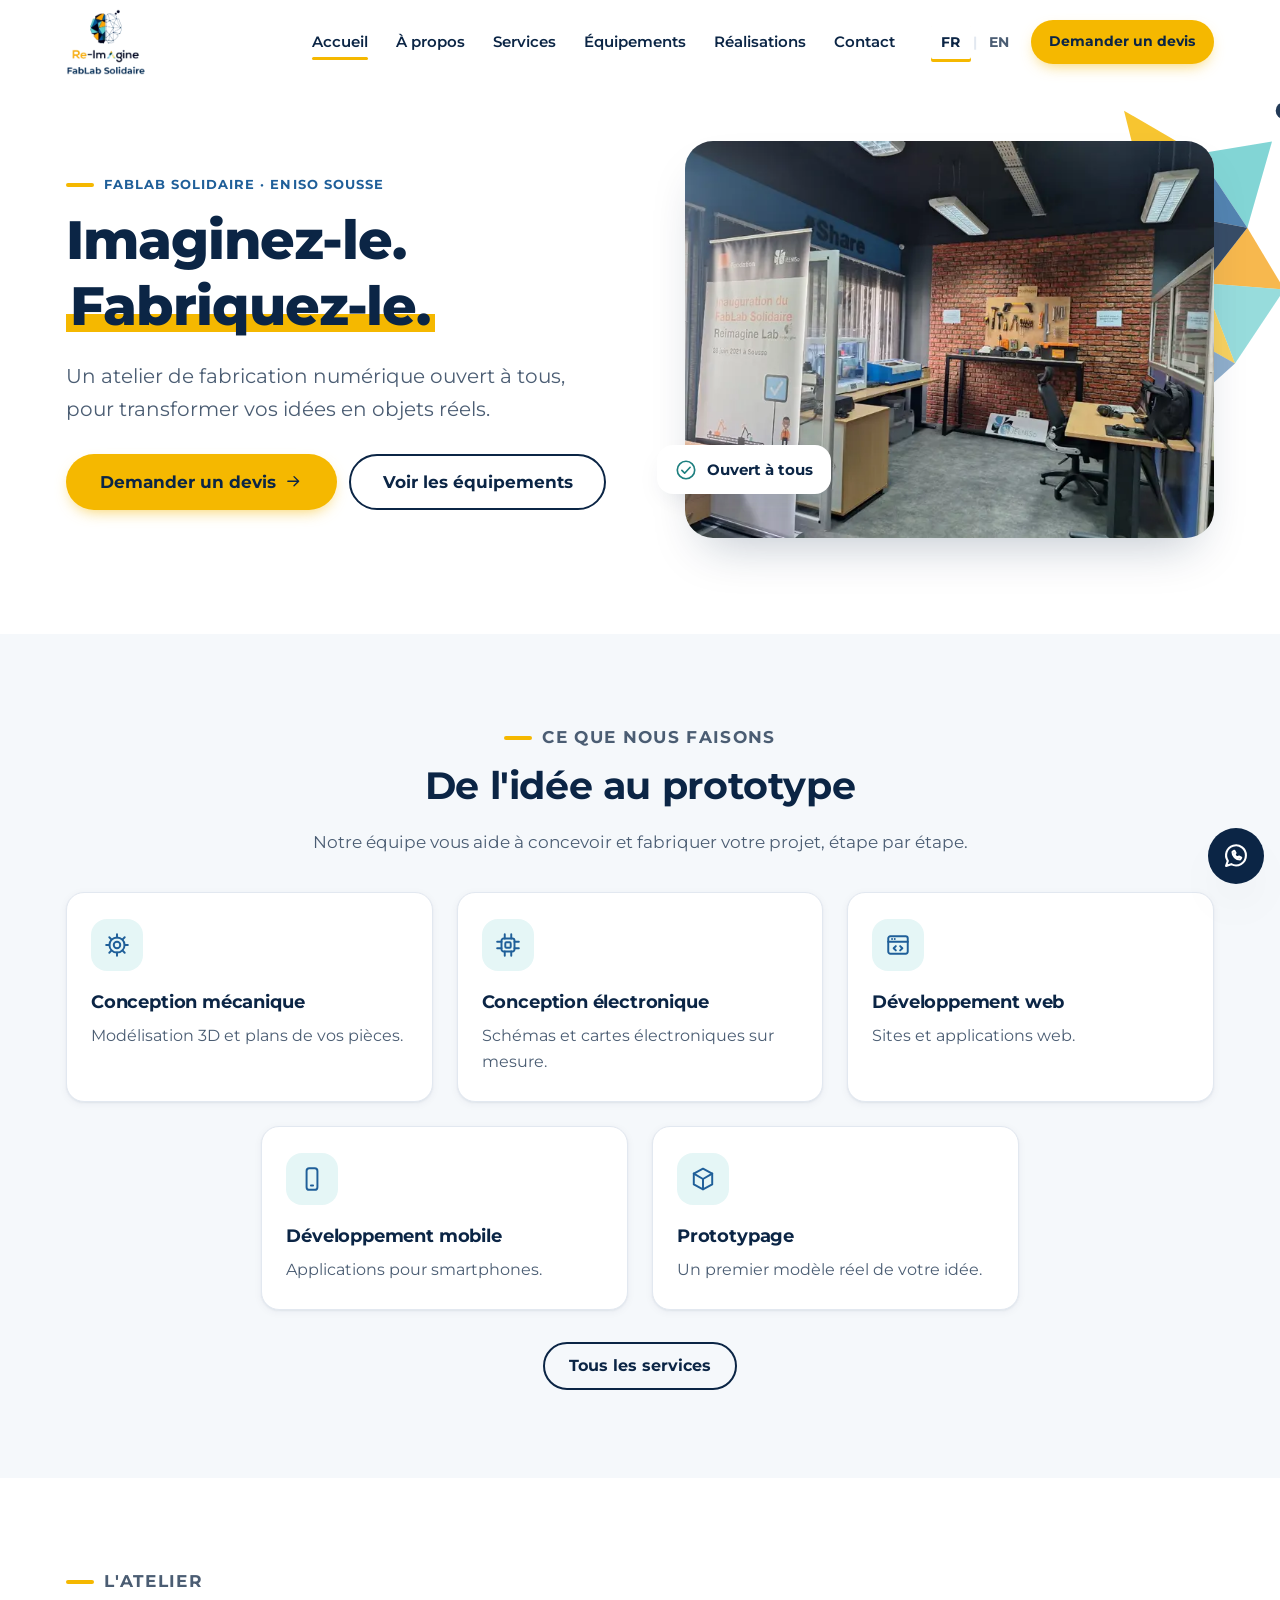
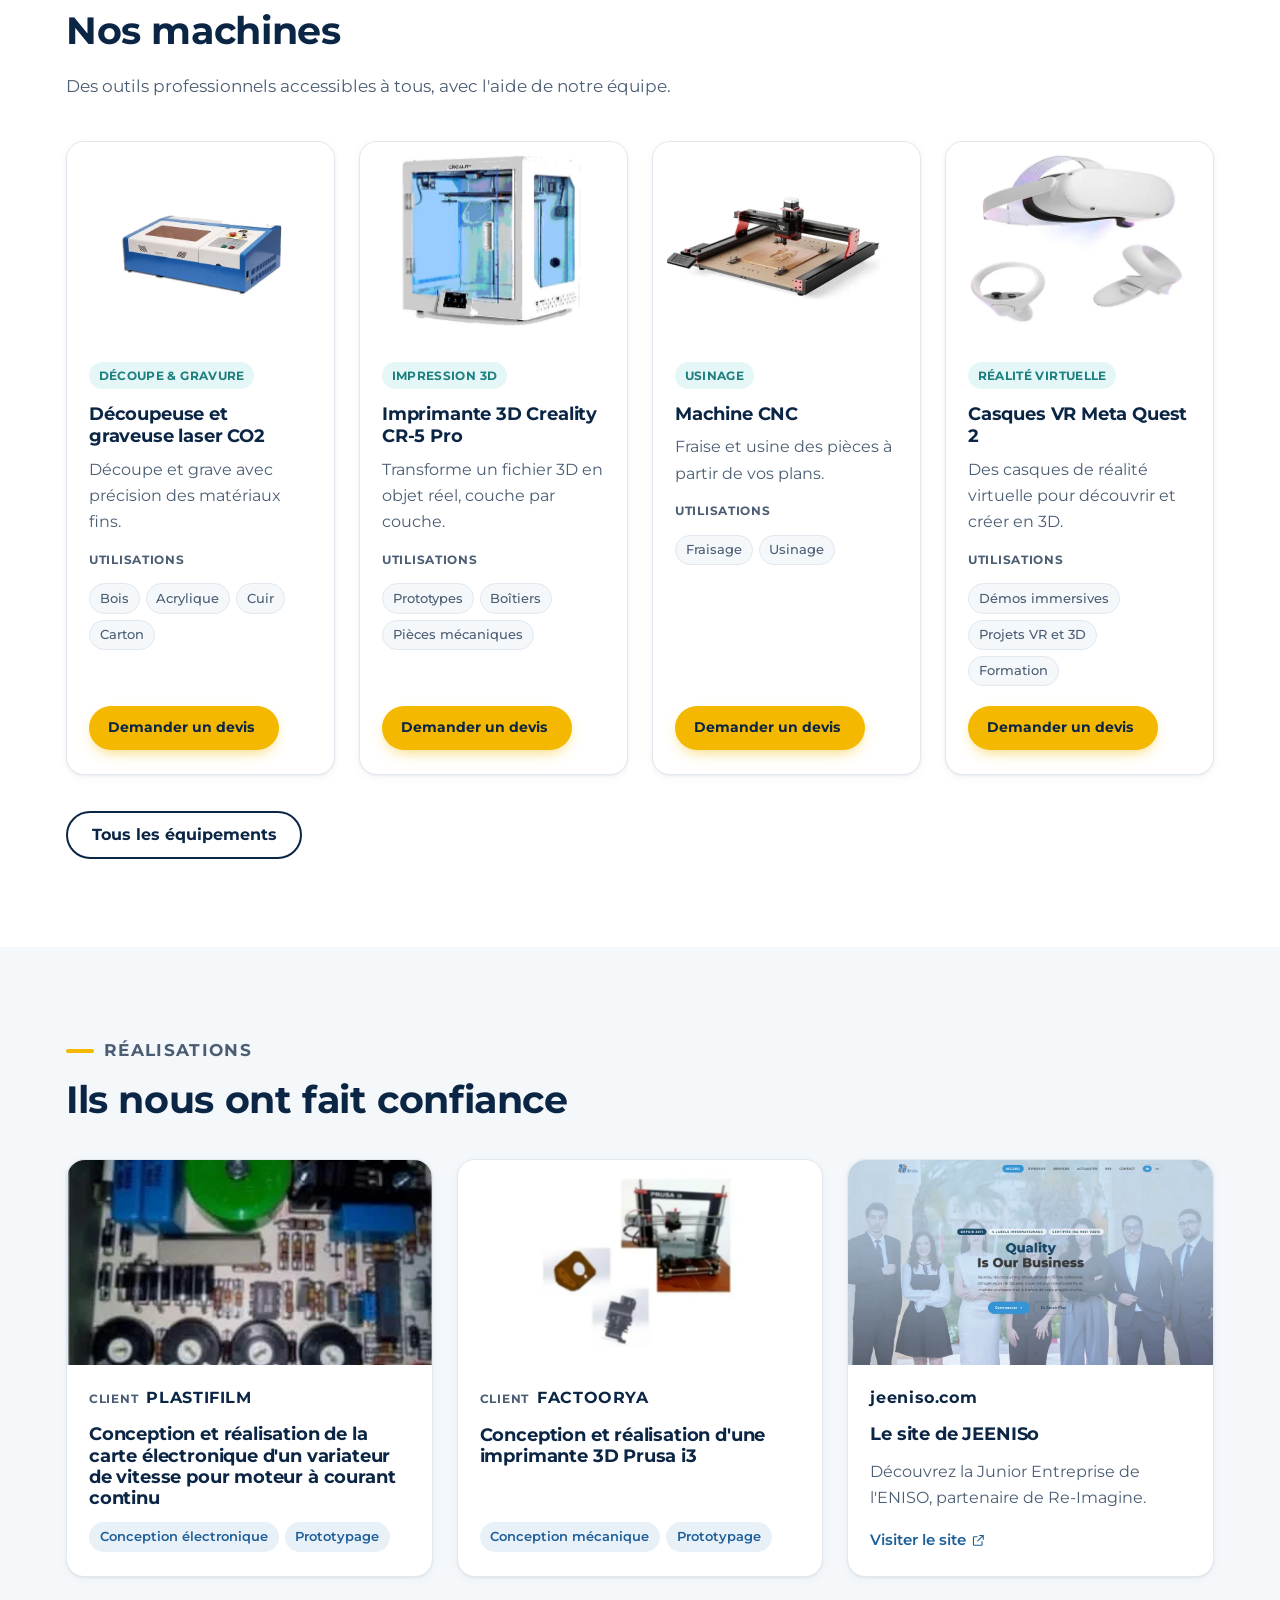
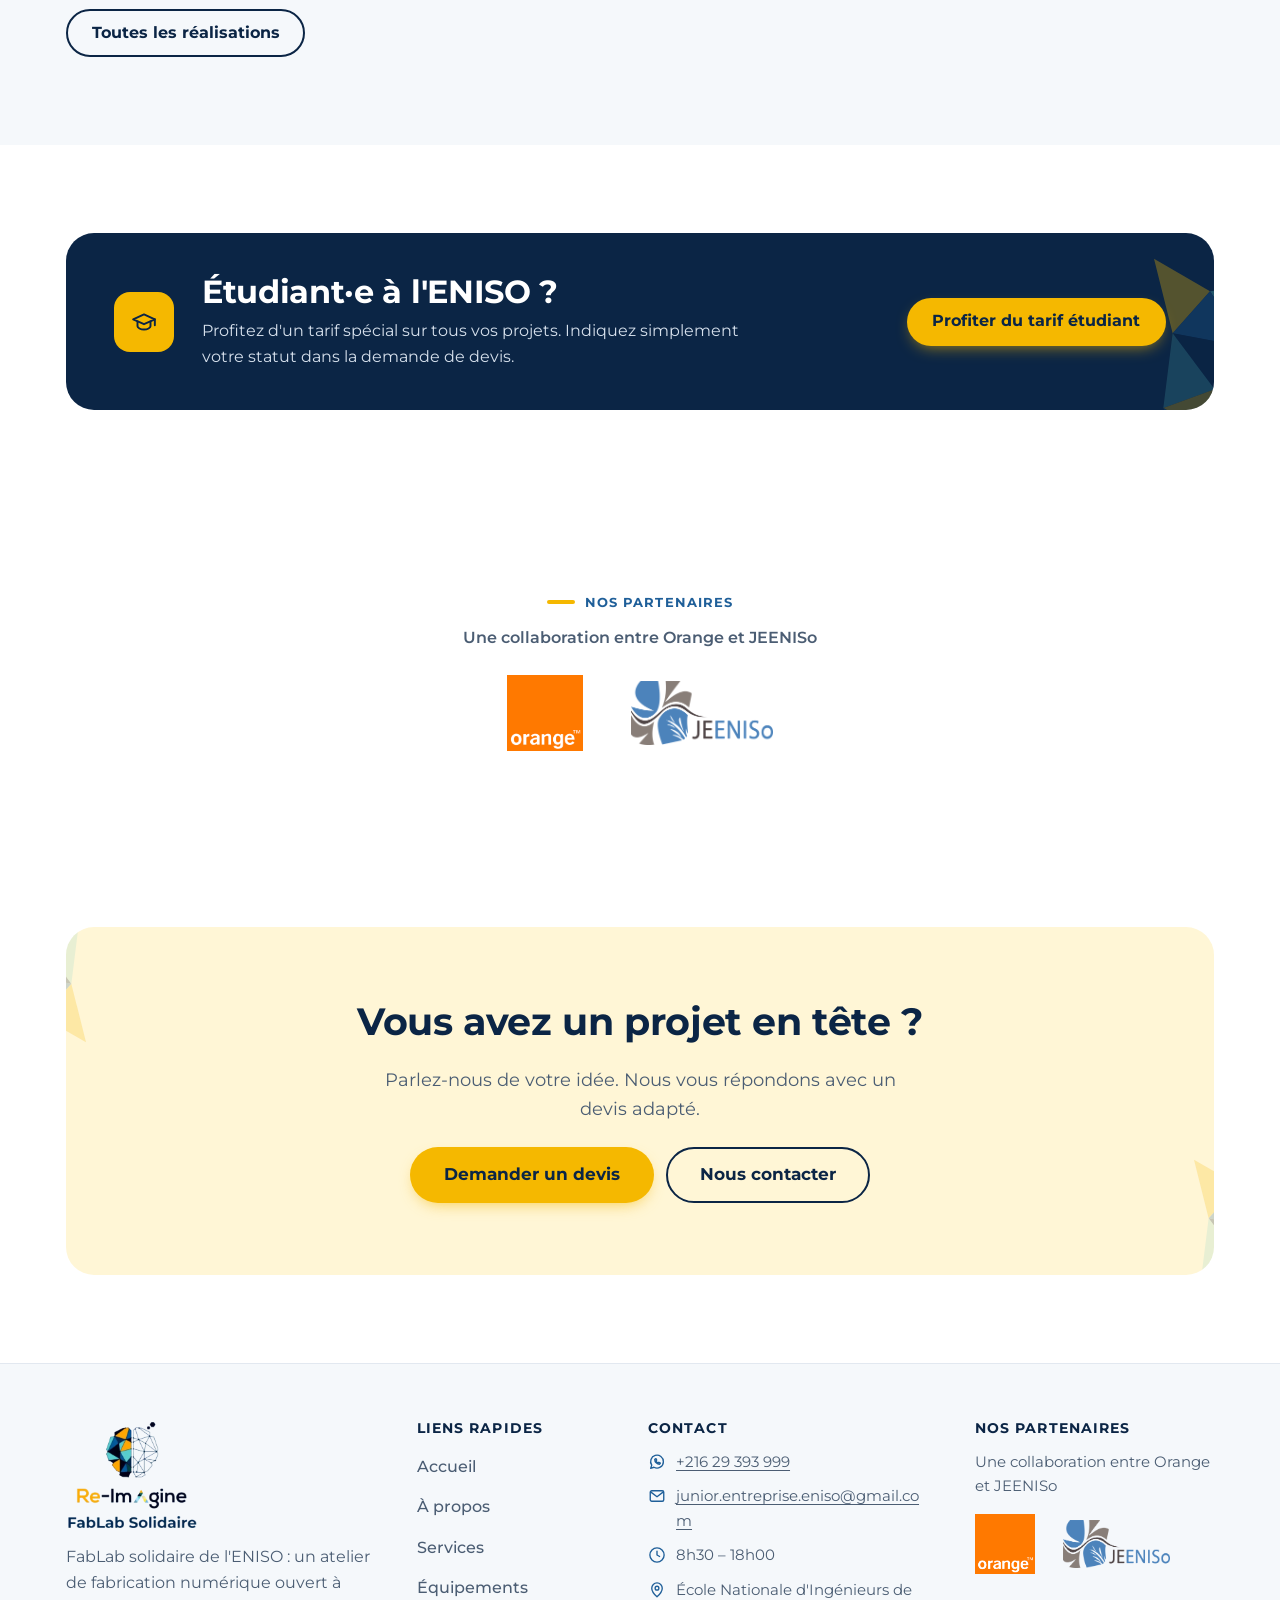
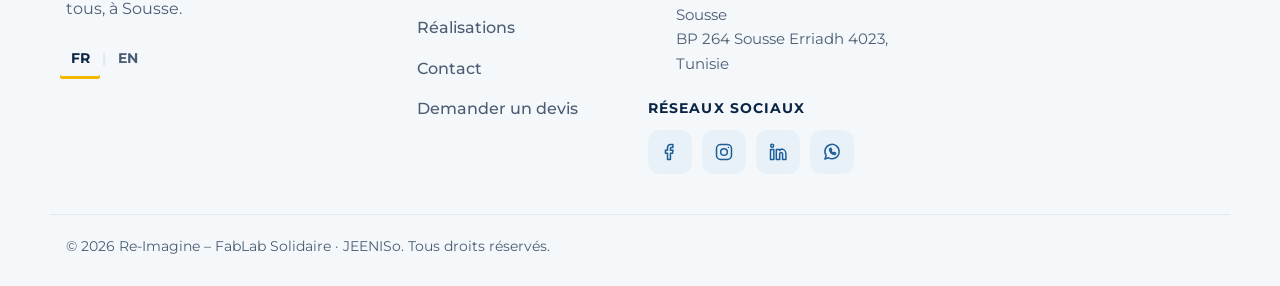
<file: index.html>
<!doctype html>
<html lang="fr">
<head>
  <meta charset="utf-8">
  <meta name="viewport" content="width=device-width, initial-scale=1">
  <!-- Title/description below are the French defaults; js/main.js swaps them when the language changes -->
  <title>Re-Imagine – FabLab Solidaire | ENISO Sousse</title>
  <meta name="description" content="FabLab ouvert à tous à l'ENISO, Sousse : découpe laser, impression 3D, CNC, réalité virtuelle et accompagnement de projets. Demandez votre devis.">
  <meta name="theme-color" content="#0B2545">
  <link rel="icon" type="image/png" href="assets/img/favicon.png">
  <link rel="apple-touch-icon" href="assets/img/favicon.png">
  <meta property="og:type" content="website">
  <meta property="og:site_name" content="Re-Imagine – FabLab Solidaire">
  <meta property="og:title" content="Re-Imagine – FabLab Solidaire | ENISO Sousse">
  <meta property="og:description" content="FabLab ouvert à tous à l'ENISO, Sousse. Demandez votre devis.">
  <meta property="og:image" content="assets/img/og-image.jpg">
  <meta property="og:locale" content="fr_FR">
  <link rel="preconnect" href="https://fonts.googleapis.com">
  <link rel="preconnect" href="https://fonts.gstatic.com" crossorigin>
  <link rel="stylesheet" href="https://fonts.googleapis.com/css2?family=Montserrat:wght@400;500;600;700;800&display=swap">
  <link rel="stylesheet" href="css/style.css">
</head>
<body data-page="home">
  <!-- Header is generated by js/main.js -->
  <header id="site-header" class="site-header"></header>

  <main id="main" tabindex="-1">
    <!-- HERO -->
    <section class="hero">
      <div class="container hero-grid">
        <div class="hero-copy">
          <p class="kicker" data-i18n="home.hero.kicker"></p>
          <h1>
            <span class="line" data-i18n="home.hero.title1"></span>
            <span class="line"><span class="highlight" data-i18n="home.hero.title2"></span></span>
          </h1>
          <p class="hero-lead" data-i18n="home.hero.lead"></p>
          <div class="hero-actions">
            <a class="btn btn-primary btn-lg" href="quote.html"><span data-i18n="cta.quote"></span><span data-icon="arrowRight"></span></a>
            <a class="btn btn-outline btn-lg" href="equipment.html" data-i18n="cta.equipment"></a>
          </div>
        </div>
        <div class="hero-visual">
          <div class="hero-photo">
            <img src="assets/img/lab/workshop.webp"
                 srcset="assets/img/lab/workshop-sm.webp 720w, assets/img/lab/workshop.webp 1280w"
                 sizes="(min-width: 960px) 50vw, 100vw"
                 width="1280" height="960" fetchpriority="high"
                 alt="" data-i18n-attr="alt:home.hero.imgAlt">
          </div>
          <p class="hero-badge"><span data-icon="checkCircle"></span><span data-i18n="home.hero.badge"></span></p>
        </div>
      </div>
    </section>

    <!-- SERVICES OVERVIEW -->
    <section class="section section-soft" aria-labelledby="services-title">
      <div class="container">
        <div class="section-head center">
          <p class="kicker" data-i18n="home.services.kicker"></p>
          <h2 id="services-title" data-i18n="home.services.title"></h2>
          <p data-i18n="home.services.lead"></p>
        </div>
        <div class="grid grid-5" data-render="services-short"></div>
        <div class="section-foot center">
          <a class="btn btn-outline" href="services.html" data-i18n="cta.allServices"></a>
        </div>
      </div>
    </section>

    <!-- FEATURED MACHINES -->
    <section class="section" aria-labelledby="machines-title">
      <div class="container">
        <div class="section-head">
          <p class="kicker" data-i18n="home.machines.kicker"></p>
          <h2 id="machines-title" data-i18n="home.machines.title"></h2>
          <p data-i18n="home.machines.lead"></p>
        </div>
        <div class="scroll-strip" data-render="machines-featured"></div>
        <div class="section-foot">
          <a class="btn btn-outline" href="equipment.html" data-i18n="cta.allEquipment"></a>
        </div>
      </div>
    </section>

    <!-- PROJECTS TEASER -->
    <section class="section section-soft" aria-labelledby="projects-title">
      <div class="container">
        <div class="section-head">
          <p class="kicker" data-i18n="home.projects.kicker"></p>
          <h2 id="projects-title" data-i18n="home.projects.title"></h2>
        </div>
        <div class="grid grid-3" data-render="projects-teaser"></div>
        <div class="section-foot">
          <a class="btn btn-outline" href="projects.html" data-i18n="cta.allProjects"></a>
        </div>
      </div>
    </section>

    <!-- ENISO STUDENT DISCOUNT -->
    <section class="section section-tight">
      <div class="container">
        <div class="discount-banner reveal">
          <span class="icon-badge" data-icon="cap"></span>
          <div>
            <h2 data-i18n="home.discount.title"></h2>
            <p data-i18n="home.discount.text"></p>
          </div>
          <a class="btn btn-primary" href="quote.html?status=eniso" data-i18n="home.discount.cta"></a>
        </div>
      </div>
    </section>

    <!-- PARTNERS -->
    <section class="section section-tight" aria-labelledby="partners-title">
      <div class="container partners-block">
        <p class="kicker" id="partners-title" data-i18n="label.partners"></p>
        <p class="partners-line" data-i18n="label.partnersLine"></p>
        <div data-render="partners"></div>
      </div>
    </section>

    <!-- FINAL CTA -->
    <section class="section">
      <div class="container">
        <div class="final-cta reveal">
          <h2 data-i18n="home.final.title"></h2>
          <p data-i18n="home.final.text"></p>
          <div class="hero-actions">
            <a class="btn btn-primary btn-lg" href="quote.html" data-i18n="cta.quote"></a>
            <a class="btn btn-outline btn-lg" href="contact.html" data-i18n="cta.contact"></a>
          </div>
        </div>
      </div>
    </section>
  </main>

  <!-- Footer is generated by js/main.js -->
  <footer id="site-footer" class="site-footer"></footer>

  <noscript><p style="padding:16px;text-align:center">Activez JavaScript pour afficher ce site. / Please enable JavaScript to view this site.</p></noscript>
  <script src="js/content.js"></script>
  <script src="js/icons.js"></script>
  <script src="js/main.js"></script>
</body>
</html>
</file>
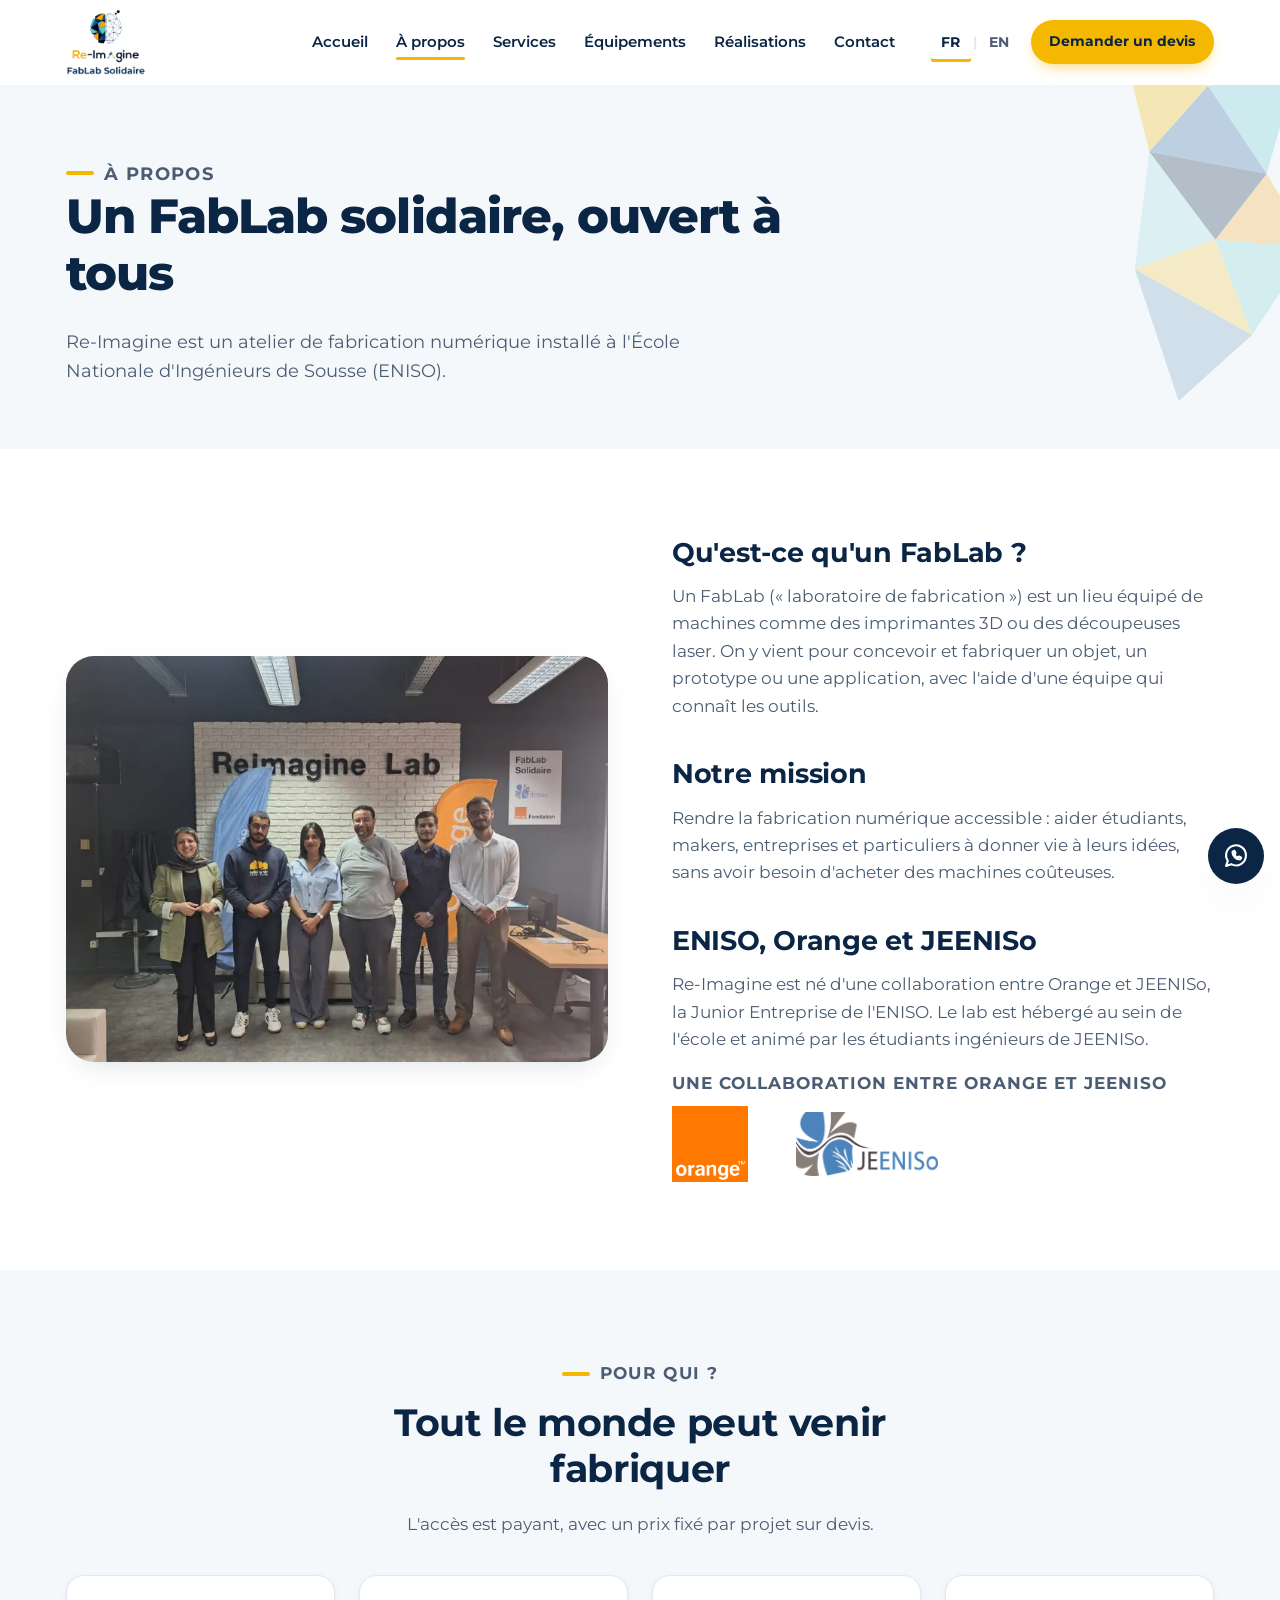
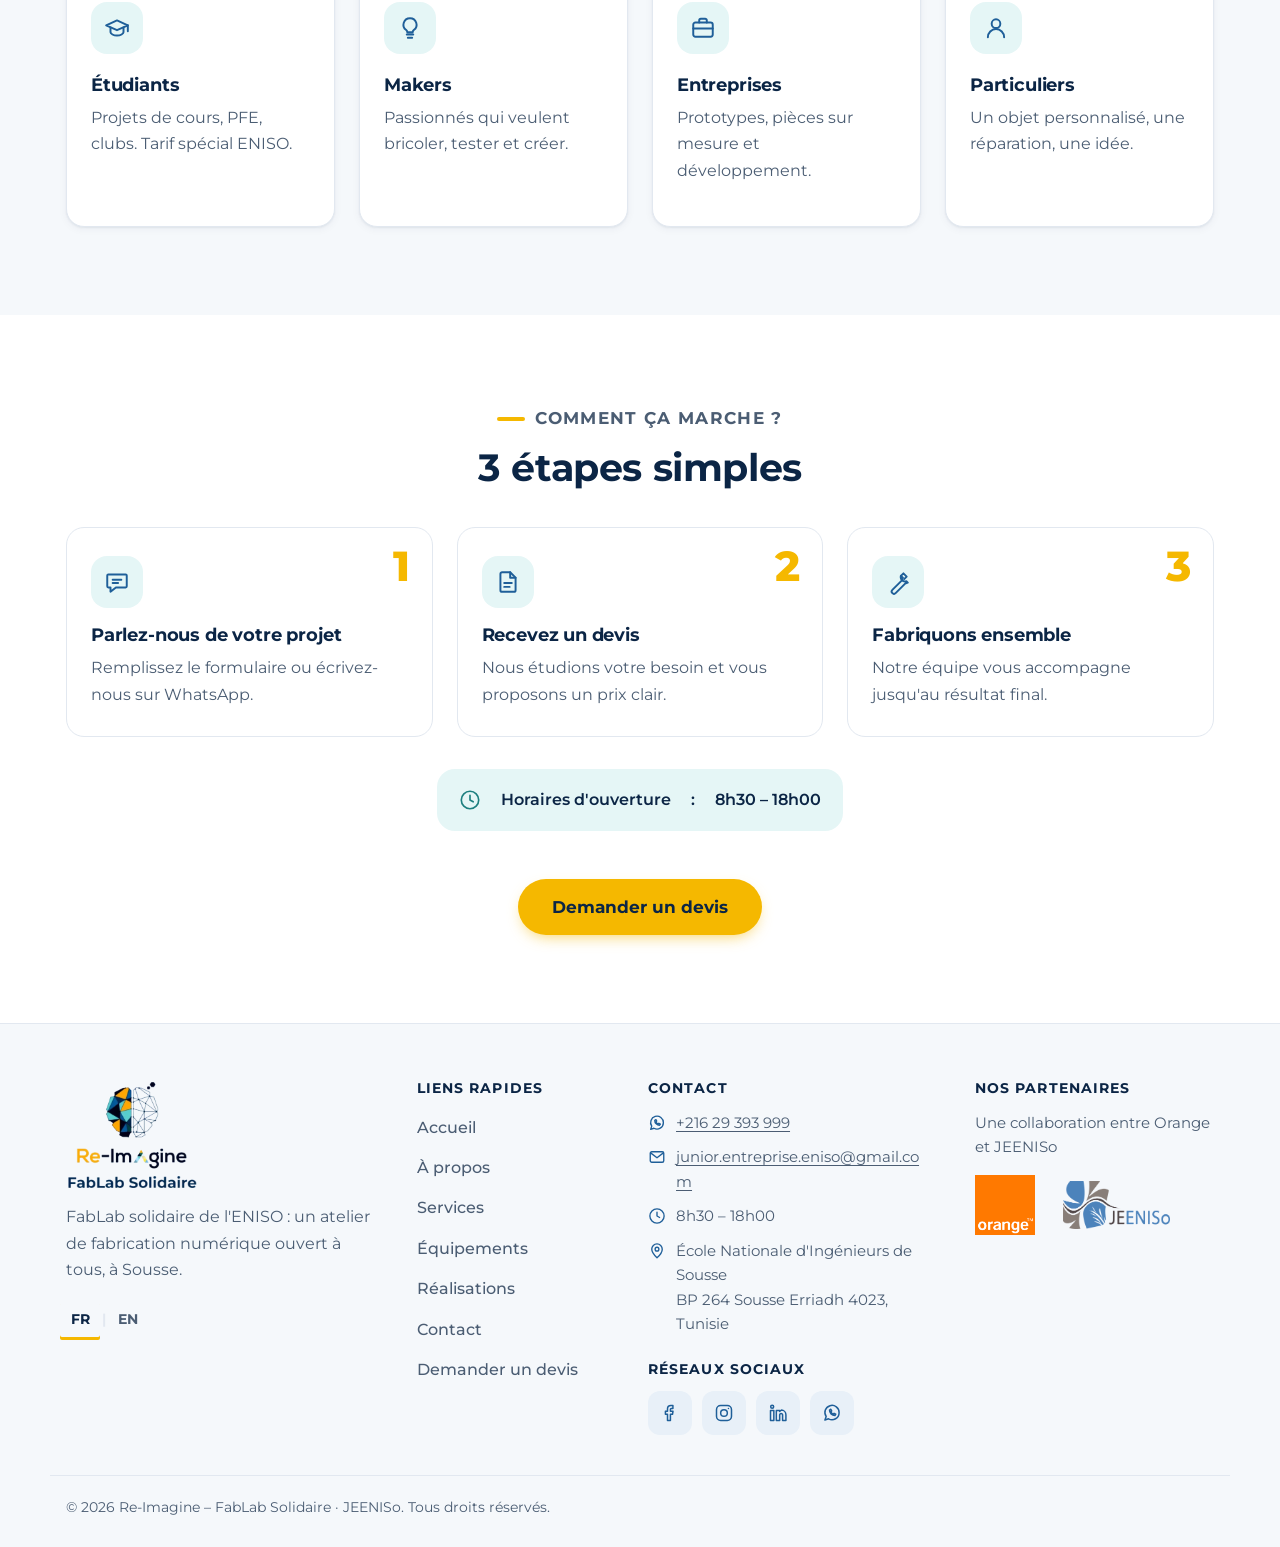
<file: about.html>
<!doctype html>
<html lang="fr">
<head>
  <meta charset="utf-8">
  <meta name="viewport" content="width=device-width, initial-scale=1">
  <title>À propos | Re-Imagine FabLab Solidaire</title>
  <meta name="description" content="Re-Imagine est un FabLab solidaire à l'ENISO, né d'une collaboration entre Orange et JEENISo. Découvrez notre mission et notre fonctionnement.">
  <meta name="theme-color" content="#0B2545">
  <link rel="icon" type="image/png" href="assets/img/favicon.png">
  <meta property="og:type" content="website">
  <meta property="og:site_name" content="Re-Imagine – FabLab Solidaire">
  <meta property="og:title" content="À propos | Re-Imagine FabLab Solidaire">
  <meta property="og:description" content="Un FabLab solidaire à l'ENISO, en collaboration avec Orange et JEENISo.">
  <meta property="og:image" content="assets/img/og-image.jpg">
  <meta property="og:locale" content="fr_FR">
  <link rel="preconnect" href="https://fonts.googleapis.com">
  <link rel="preconnect" href="https://fonts.gstatic.com" crossorigin>
  <link rel="stylesheet" href="https://fonts.googleapis.com/css2?family=Montserrat:wght@400;500;600;700;800&display=swap">
  <link rel="stylesheet" href="css/style.css">
</head>
<body data-page="about">
  <header id="site-header" class="site-header"></header>

  <main id="main" tabindex="-1">
    <section class="page-hero">
      <div class="container">
        <p class="kicker" data-i18n="about.hero.kicker"></p>
        <h1 data-i18n="about.hero.title"></h1>
        <p data-i18n="about.hero.lead"></p>
      </div>
    </section>

    <!-- WHAT / MISSION / PARTNERS -->
    <section class="section">
      <div class="container split">
        <div class="split-photo reveal">
          <img src="assets/img/lab/team.webp"
               srcset="assets/img/lab/team-sm.webp 720w, assets/img/lab/team.webp 1280w"
               sizes="(min-width: 900px) 50vw, 100vw" width="1280" height="960" loading="lazy"
               alt="" data-i18n-attr="alt:about.photoAlt">
        </div>
        <div class="prose reveal">
          <h2 data-i18n="about.what.title"></h2>
          <p data-i18n="about.what.text"></p>
          <h2 data-i18n="about.mission.title"></h2>
          <p data-i18n="about.mission.text"></p>
          <h2 data-i18n="about.partners.title"></h2>
          <p data-i18n="about.partners.text"></p>
          <p class="small-label" data-i18n="label.partnersLine"></p>
          <div class="partners-about" data-render="partners"></div>
        </div>
      </div>
    </section>

    <!-- WHO IS IT FOR -->
    <section class="section section-soft" aria-labelledby="who-title">
      <div class="container">
        <div class="section-head center">
          <p class="kicker" data-i18n="about.who.kicker"></p>
          <h2 id="who-title" data-i18n="about.who.title"></h2>
          <p data-i18n="about.who.lead"></p>
        </div>
        <div class="grid grid-4" data-render="audience"></div>
      </div>
    </section>

    <!-- HOW IT WORKS -->
    <section class="section" aria-labelledby="how-title">
      <div class="container">
        <div class="section-head center">
          <p class="kicker" data-i18n="about.how.kicker"></p>
          <h2 id="how-title" data-i18n="about.how.title"></h2>
        </div>
        <ol class="steps" data-render="steps"></ol>
        <div class="section-foot center">
          <p class="info-strip"><span data-icon="clock"></span><span data-i18n="label.hours"></span> : <span data-render="hours"></span></p>
        </div>
        <div class="section-foot center">
          <a class="btn btn-primary btn-lg" href="quote.html" data-i18n="cta.quote"></a>
        </div>
      </div>
    </section>
  </main>

  <footer id="site-footer" class="site-footer"></footer>

  <noscript><p style="padding:16px;text-align:center">Activez JavaScript pour afficher ce site. / Please enable JavaScript to view this site.</p></noscript>
  <script src="js/content.js"></script>
  <script src="js/icons.js"></script>
  <script src="js/main.js"></script>
</body>
</html>
</file>
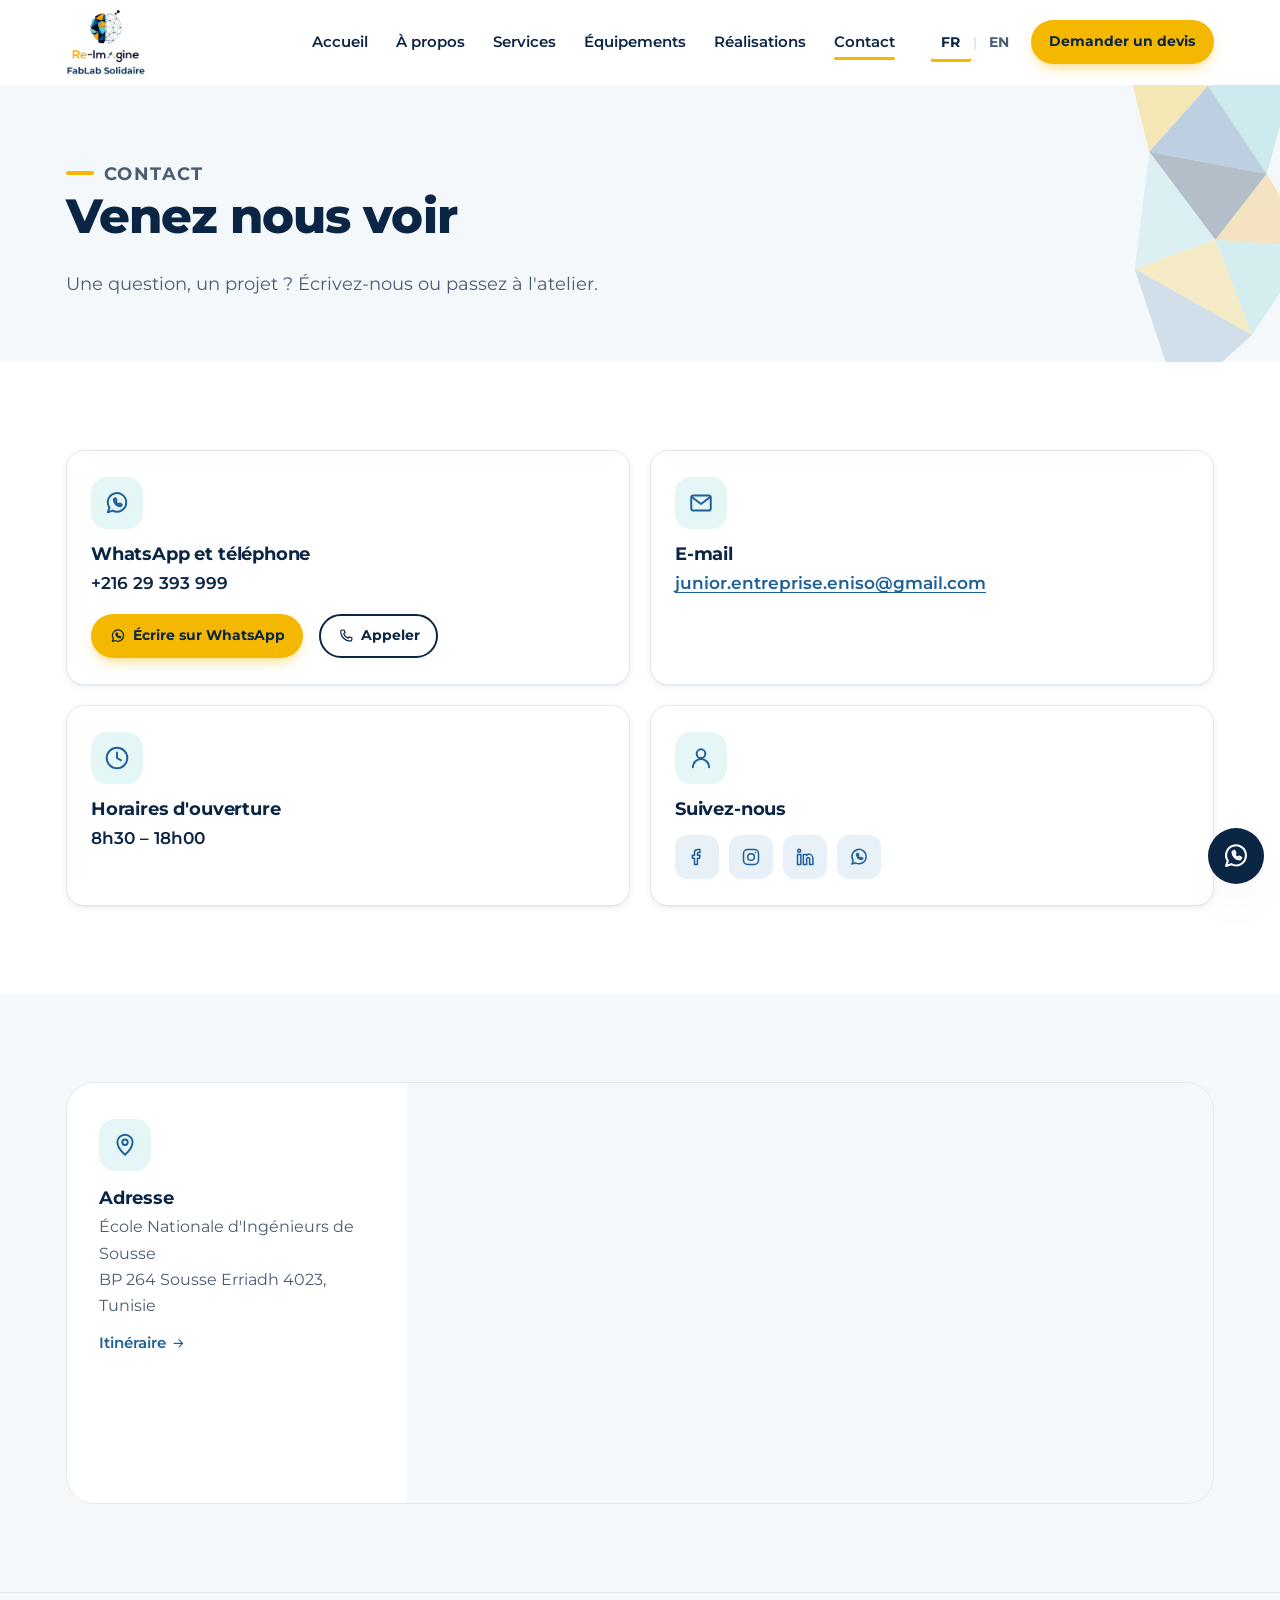
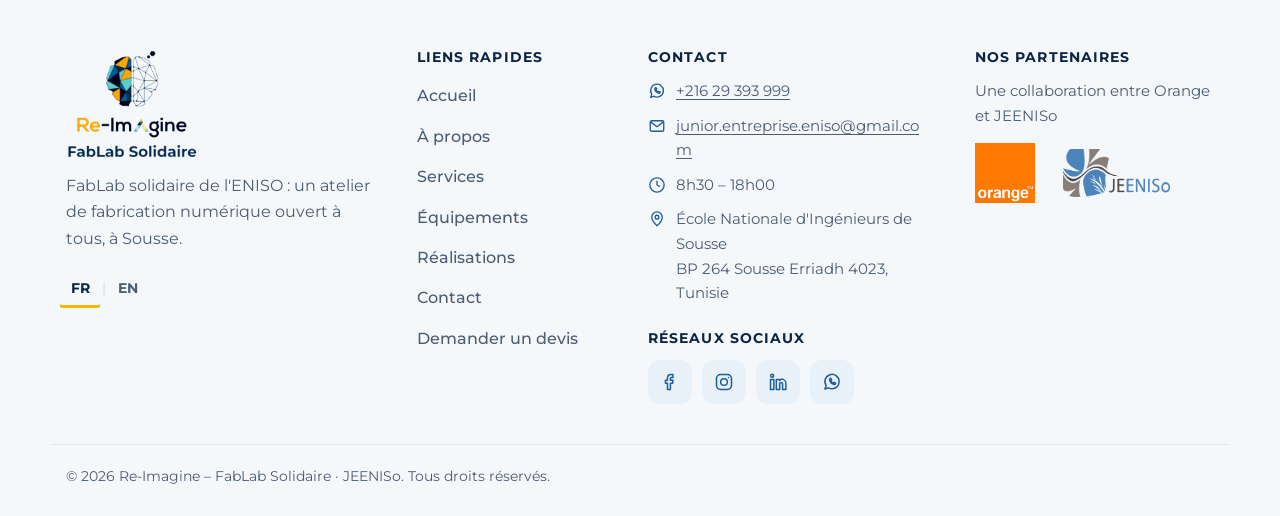
<file: contact.html>
<!doctype html>
<html lang="fr">
<head>
  <meta charset="utf-8">
  <meta name="viewport" content="width=device-width, initial-scale=1">
  <title>Contact | Re-Imagine FabLab Solidaire</title>
  <meta name="description" content="Contactez le FabLab Re-Imagine à l'ENISO, Sousse : WhatsApp, téléphone, e-mail, réseaux sociaux et plan d'accès.">
  <meta name="theme-color" content="#0B2545">
  <link rel="icon" type="image/png" href="assets/img/favicon.png">
  <meta property="og:type" content="website">
  <meta property="og:site_name" content="Re-Imagine – FabLab Solidaire">
  <meta property="og:title" content="Contact | Re-Imagine FabLab Solidaire">
  <meta property="og:description" content="WhatsApp, téléphone, e-mail et plan d'accès du FabLab Re-Imagine.">
  <meta property="og:image" content="assets/img/og-image.jpg">
  <meta property="og:locale" content="fr_FR">
  <link rel="preconnect" href="https://fonts.googleapis.com">
  <link rel="preconnect" href="https://fonts.gstatic.com" crossorigin>
  <link rel="stylesheet" href="https://fonts.googleapis.com/css2?family=Montserrat:wght@400;500;600;700;800&display=swap">
  <link rel="stylesheet" href="css/style.css">
</head>
<body data-page="contact">
  <header id="site-header" class="site-header"></header>

  <main id="main" tabindex="-1">
    <section class="page-hero">
      <div class="container">
        <p class="kicker" data-i18n="contact.hero.kicker"></p>
        <h1 data-i18n="contact.hero.title"></h1>
        <p data-i18n="contact.hero.lead"></p>
      </div>
    </section>

    <section class="section">
      <div class="container">
        <div class="contact-grid" data-render="contact-cards"></div>
      </div>
    </section>

    <section class="section section-soft">
      <div class="container">
        <div class="map-block reveal">
          <div class="map-address" data-render="address"></div>
          <div class="map-frame" data-render="map"></div>
        </div>
      </div>
    </section>
  </main>

  <footer id="site-footer" class="site-footer"></footer>

  <noscript><p style="padding:16px;text-align:center">Activez JavaScript pour afficher ce site. / Please enable JavaScript to view this site.</p></noscript>
  <script src="js/content.js"></script>
  <script src="js/icons.js"></script>
  <script src="js/main.js"></script>
</body>
</html>
</file>
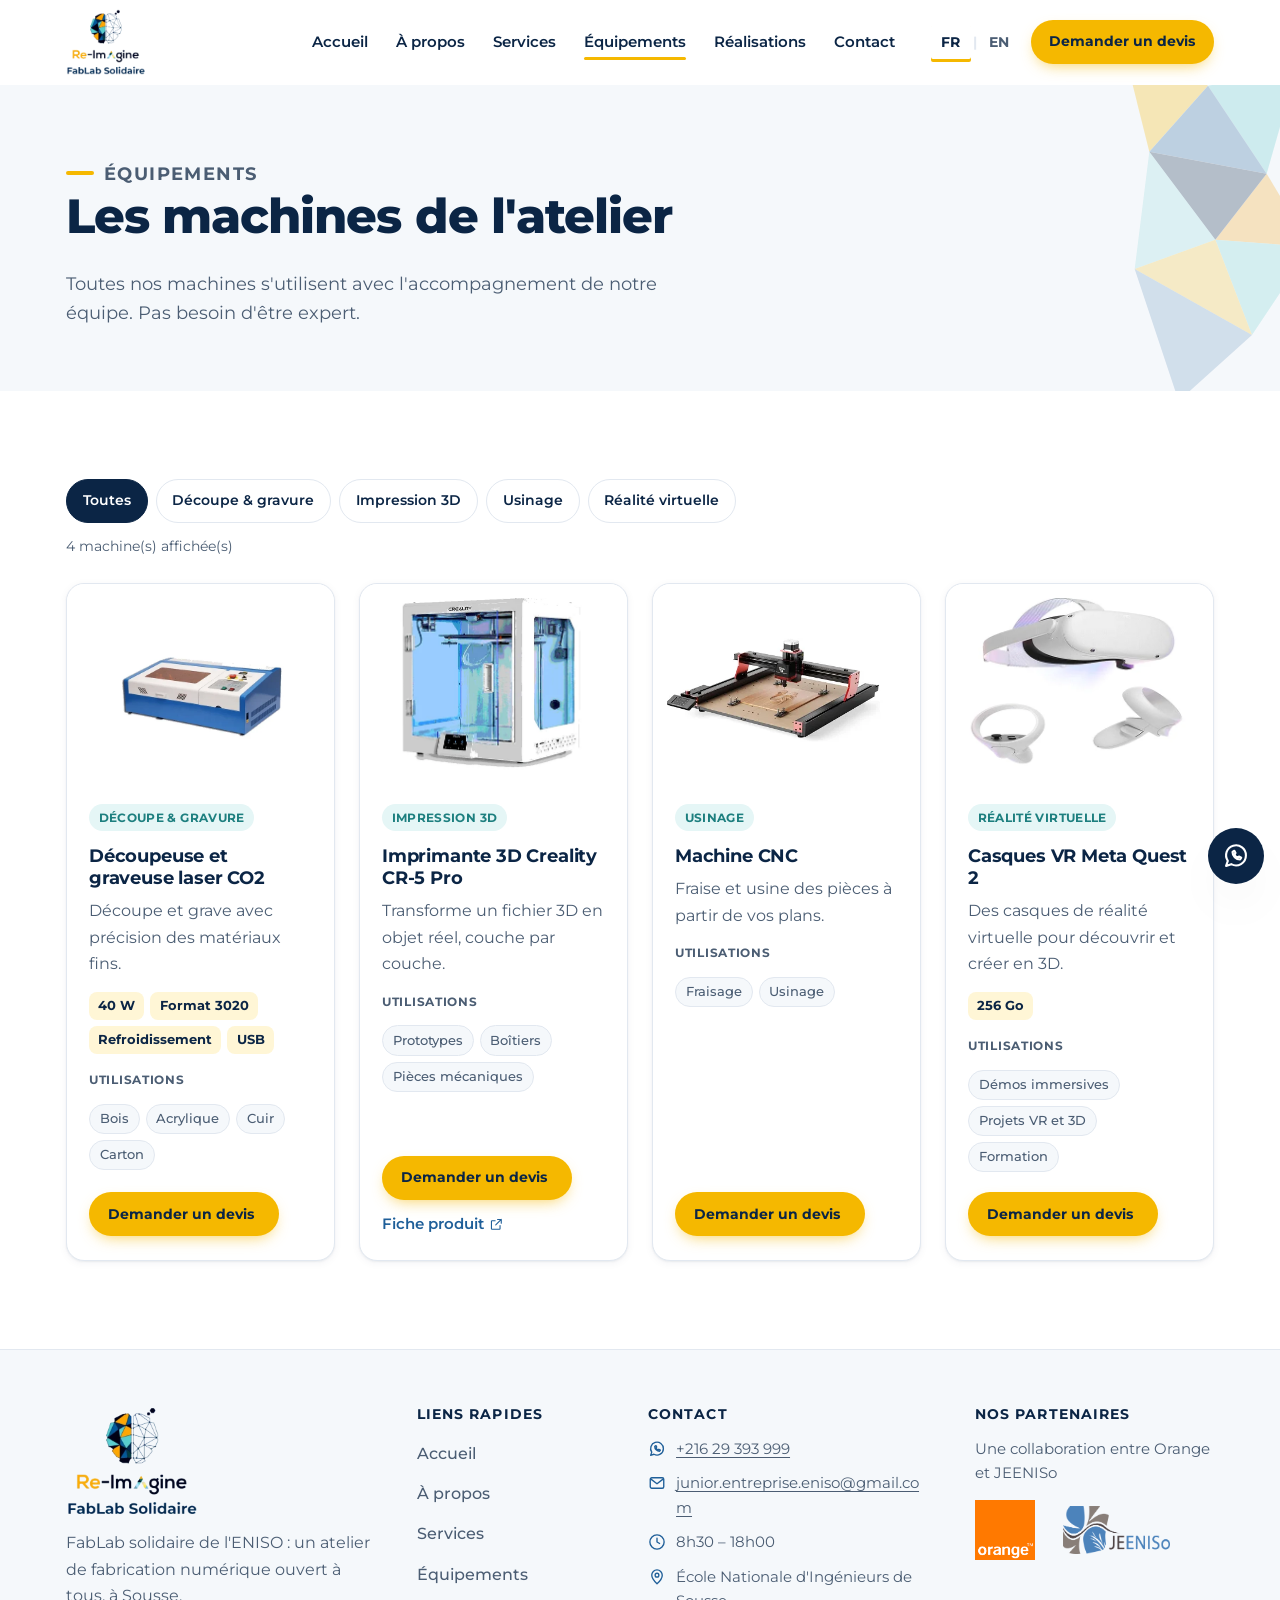
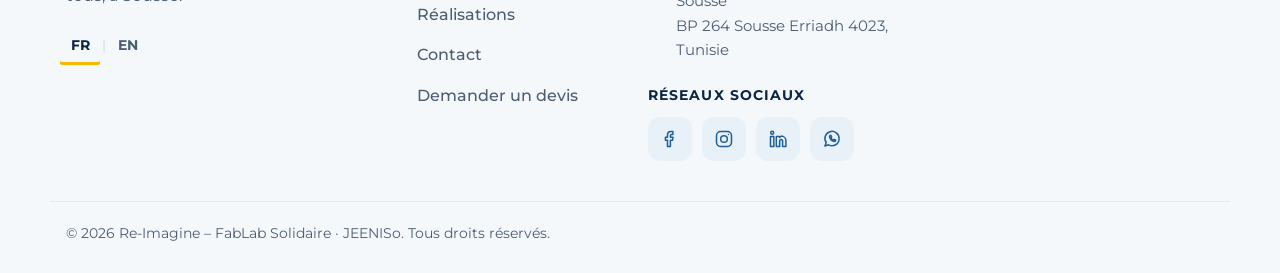
<file: equipment.html>
<!doctype html>
<html lang="fr">
<head>
  <meta charset="utf-8">
  <meta name="viewport" content="width=device-width, initial-scale=1">
  <title>Équipements | Re-Imagine FabLab Solidaire</title>
  <meta name="description" content="Découpeuse laser CO2, imprimante 3D Creality CR-5 Pro, machine CNC et casques Meta Quest 2 disponibles au FabLab Re-Imagine.">
  <meta name="theme-color" content="#0B2545">
  <link rel="icon" type="image/png" href="assets/img/favicon.png">
  <meta property="og:type" content="website">
  <meta property="og:site_name" content="Re-Imagine – FabLab Solidaire">
  <meta property="og:title" content="Équipements | Re-Imagine FabLab Solidaire">
  <meta property="og:description" content="Laser CO2, impression 3D, CNC et réalité virtuelle à l'ENISO, Sousse.">
  <meta property="og:image" content="assets/img/og-image.jpg">
  <meta property="og:locale" content="fr_FR">
  <link rel="preconnect" href="https://fonts.googleapis.com">
  <link rel="preconnect" href="https://fonts.gstatic.com" crossorigin>
  <link rel="stylesheet" href="https://fonts.googleapis.com/css2?family=Montserrat:wght@400;500;600;700;800&display=swap">
  <link rel="stylesheet" href="css/style.css">
</head>
<body data-page="equipment">
  <header id="site-header" class="site-header"></header>

  <main id="main" tabindex="-1">
    <section class="page-hero">
      <div class="container">
        <p class="kicker" data-i18n="equipment.hero.kicker"></p>
        <h1 data-i18n="equipment.hero.title"></h1>
        <p data-i18n="equipment.hero.lead"></p>
      </div>
    </section>

    <section class="section">
      <div class="container">
        <!-- Filter buttons are built from DATA.machineCategories -->
        <div class="filters" role="group" data-i18n-attr="aria-label:equipment.filter.label" data-render="machine-filters"></div>
        <p class="filter-count" aria-live="polite" data-render="machine-count"></p>
        <div class="grid grid-4" data-render="machines-all"></div>
      </div>
    </section>
  </main>

  <footer id="site-footer" class="site-footer"></footer>

  <noscript><p style="padding:16px;text-align:center">Activez JavaScript pour afficher ce site. / Please enable JavaScript to view this site.</p></noscript>
  <script src="js/content.js"></script>
  <script src="js/icons.js"></script>
  <script src="js/main.js"></script>
</body>
</html>
</file>
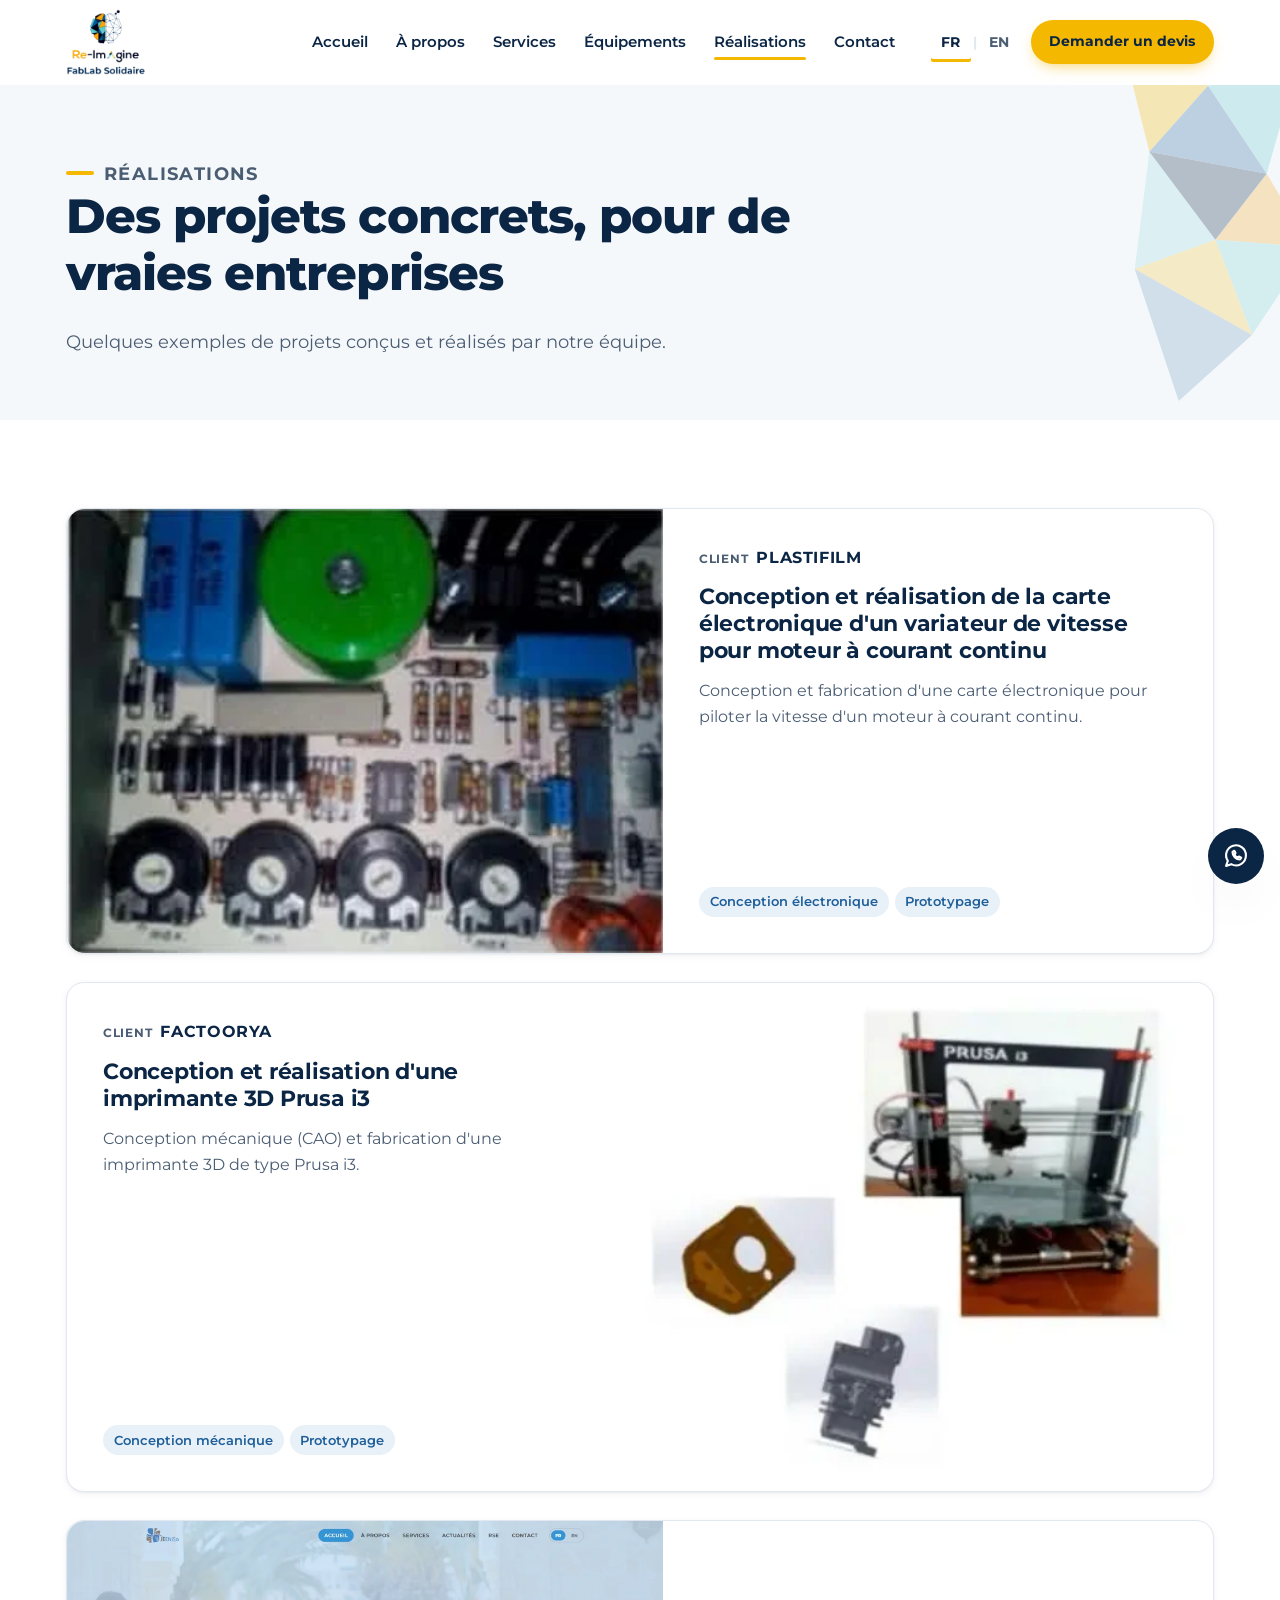
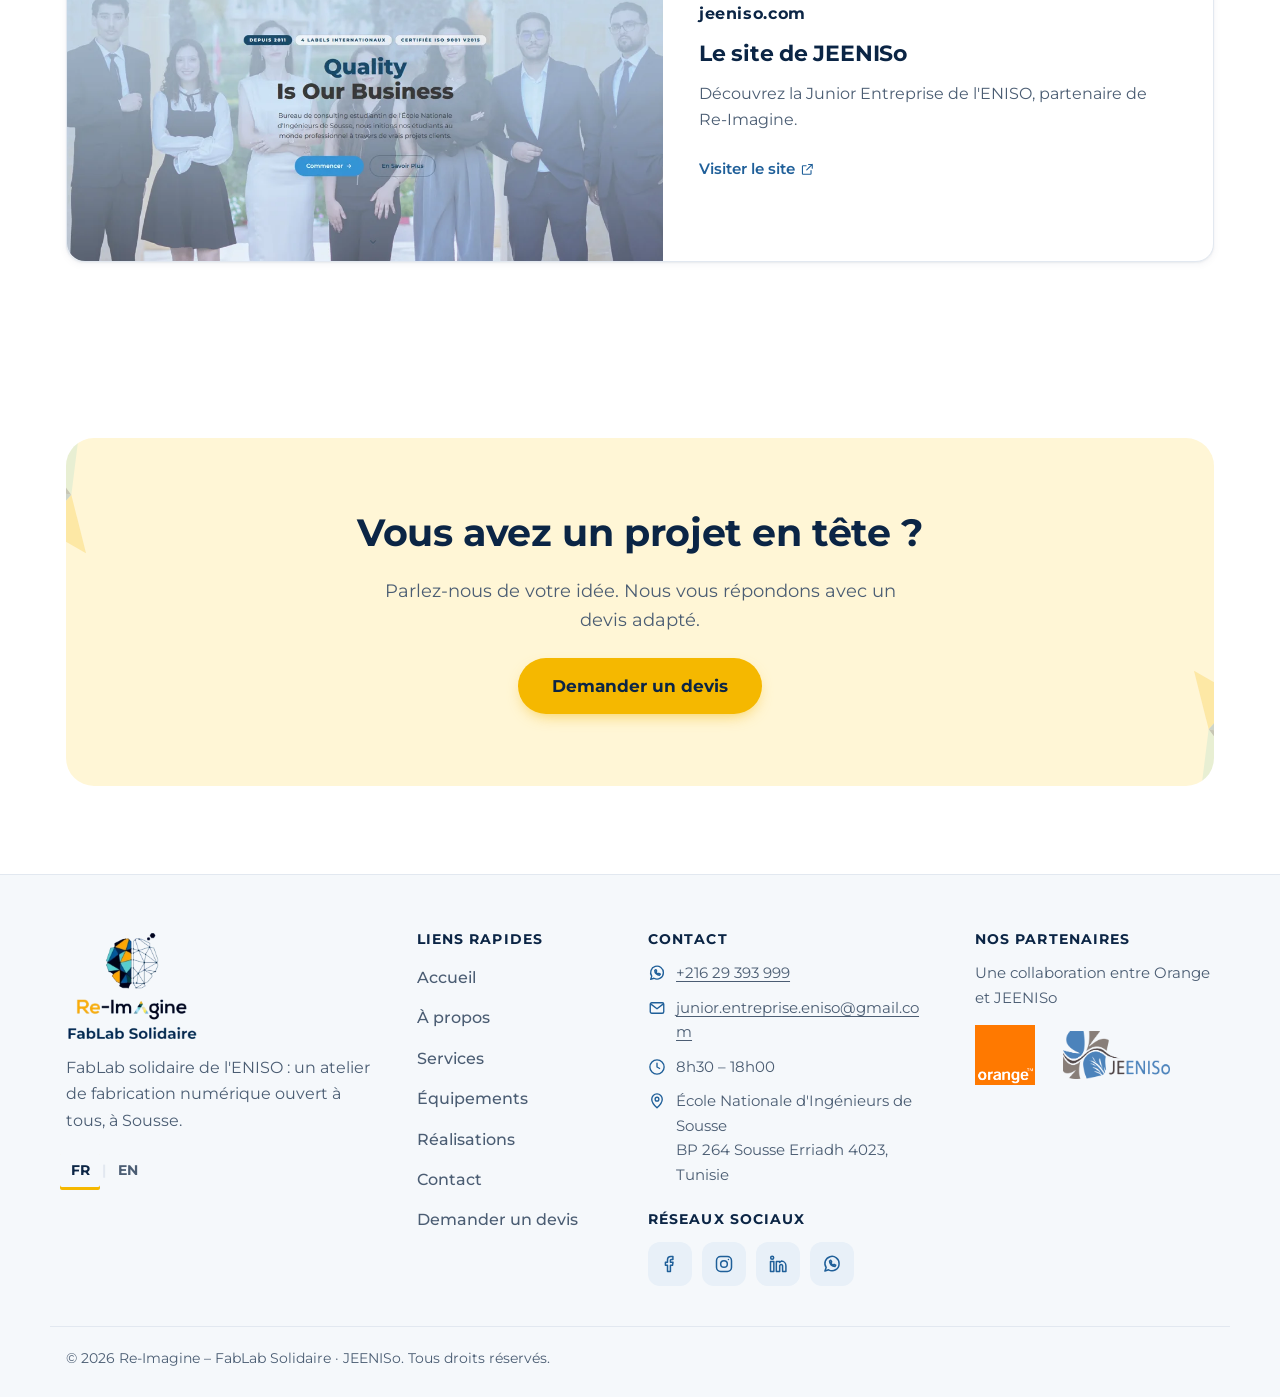
<file: projects.html>
<!doctype html>
<html lang="fr">
<head>
  <meta charset="utf-8">
  <meta name="viewport" content="width=device-width, initial-scale=1">
  <title>Réalisations | Re-Imagine FabLab Solidaire</title>
  <meta name="description" content="Découvrez des projets réalisés pour des entreprises : carte électronique de variateur pour PLASTIFILM, imprimante 3D Prusa i3 pour FACTOORYA.">
  <meta name="theme-color" content="#0B2545">
  <link rel="icon" type="image/png" href="assets/img/favicon.png">
  <meta property="og:type" content="website">
  <meta property="og:site_name" content="Re-Imagine – FabLab Solidaire">
  <meta property="og:title" content="Réalisations | Re-Imagine FabLab Solidaire">
  <meta property="og:description" content="Projets réalisés pour PLASTIFILM et FACTOORYA.">
  <meta property="og:image" content="assets/img/og-image.jpg">
  <meta property="og:locale" content="fr_FR">
  <link rel="preconnect" href="https://fonts.googleapis.com">
  <link rel="preconnect" href="https://fonts.gstatic.com" crossorigin>
  <link rel="stylesheet" href="https://fonts.googleapis.com/css2?family=Montserrat:wght@400;500;600;700;800&display=swap">
  <link rel="stylesheet" href="css/style.css">
</head>
<body data-page="projects">
  <header id="site-header" class="site-header"></header>

  <main id="main" tabindex="-1">
    <section class="page-hero">
      <div class="container">
        <p class="kicker" data-i18n="projects.hero.kicker"></p>
        <h1 data-i18n="projects.hero.title"></h1>
        <p data-i18n="projects.hero.lead"></p>
      </div>
    </section>

    <section class="section">
      <div class="container">
        <div class="projects-list" data-render="projects-all"></div>
      </div>
    </section>

    <section class="section section-tight">
      <div class="container">
        <div class="final-cta reveal">
          <h2 data-i18n="home.final.title"></h2>
          <p data-i18n="home.final.text"></p>
          <div class="hero-actions">
            <a class="btn btn-primary btn-lg" href="quote.html" data-i18n="cta.quote"></a>
          </div>
        </div>
      </div>
    </section>
  </main>

  <footer id="site-footer" class="site-footer"></footer>

  <noscript><p style="padding:16px;text-align:center">Activez JavaScript pour afficher ce site. / Please enable JavaScript to view this site.</p></noscript>
  <script src="js/content.js"></script>
  <script src="js/icons.js"></script>
  <script src="js/main.js"></script>
</body>
</html>
</file>
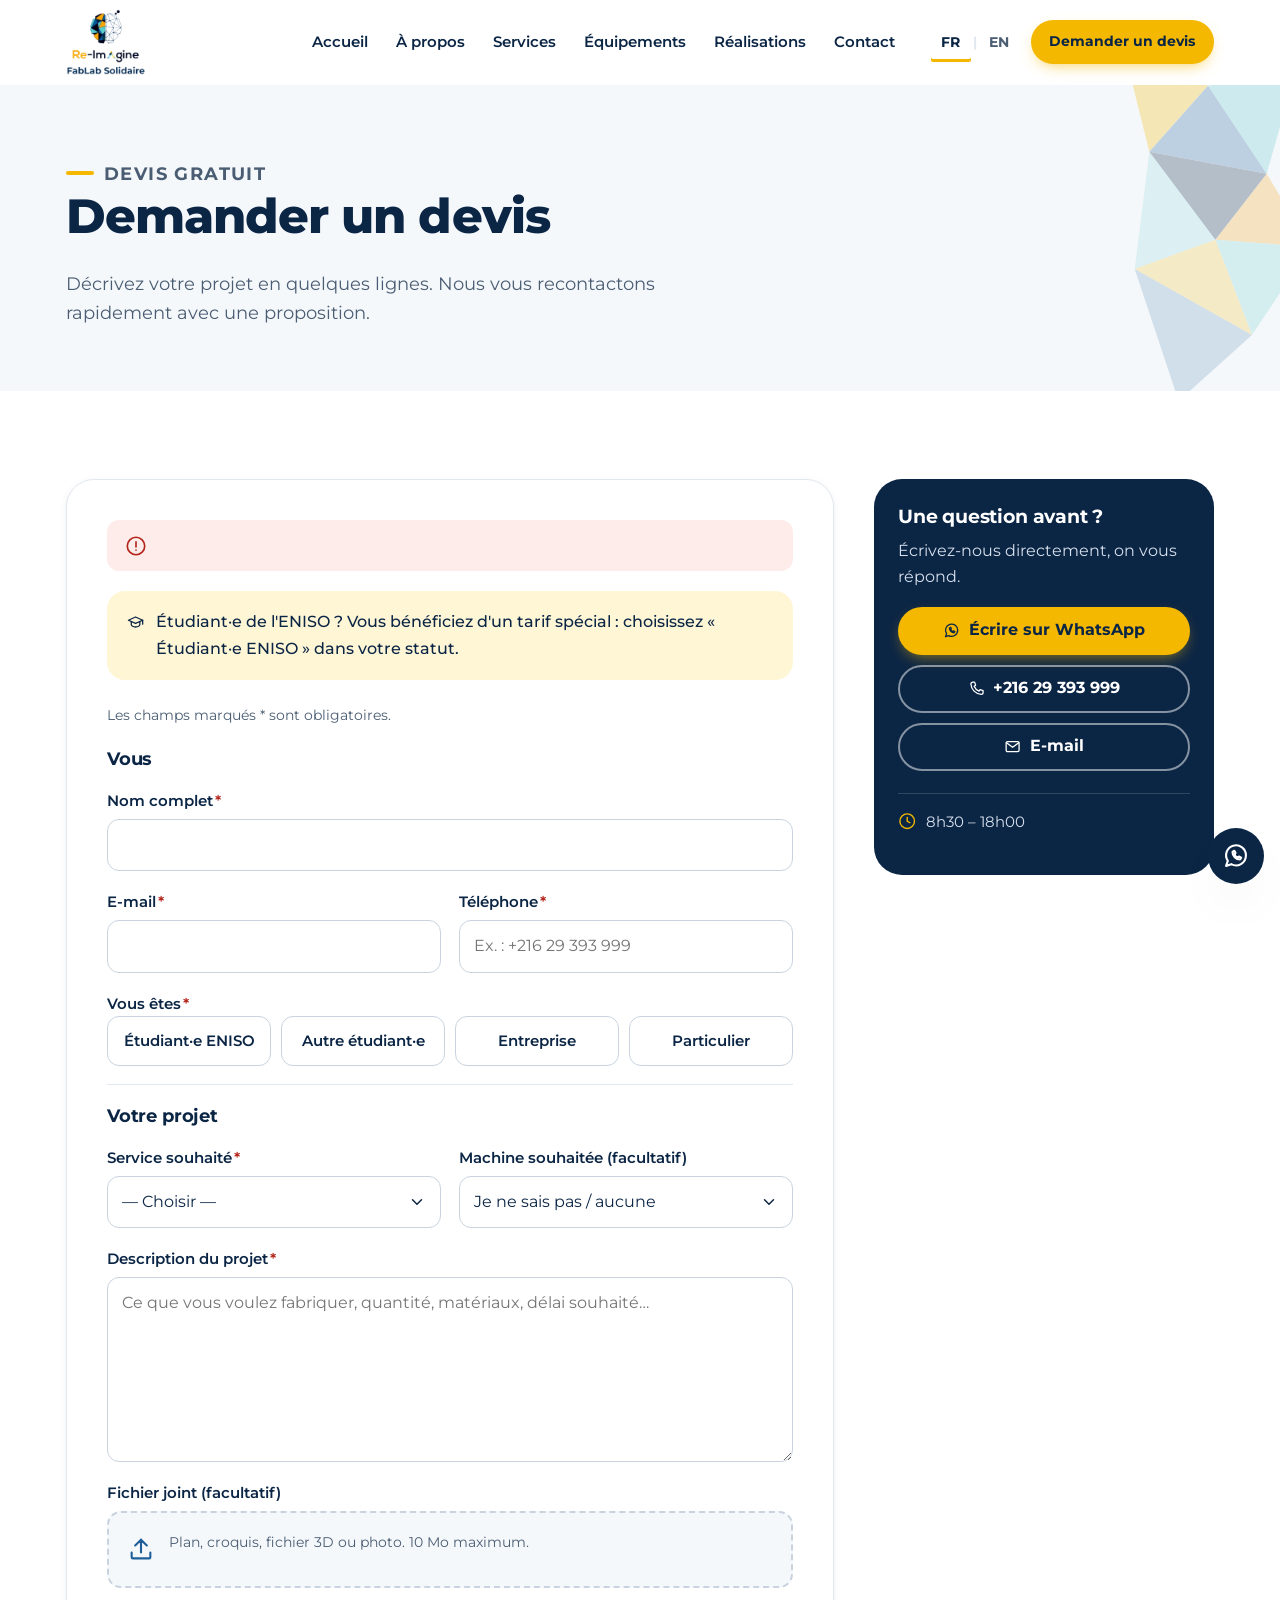
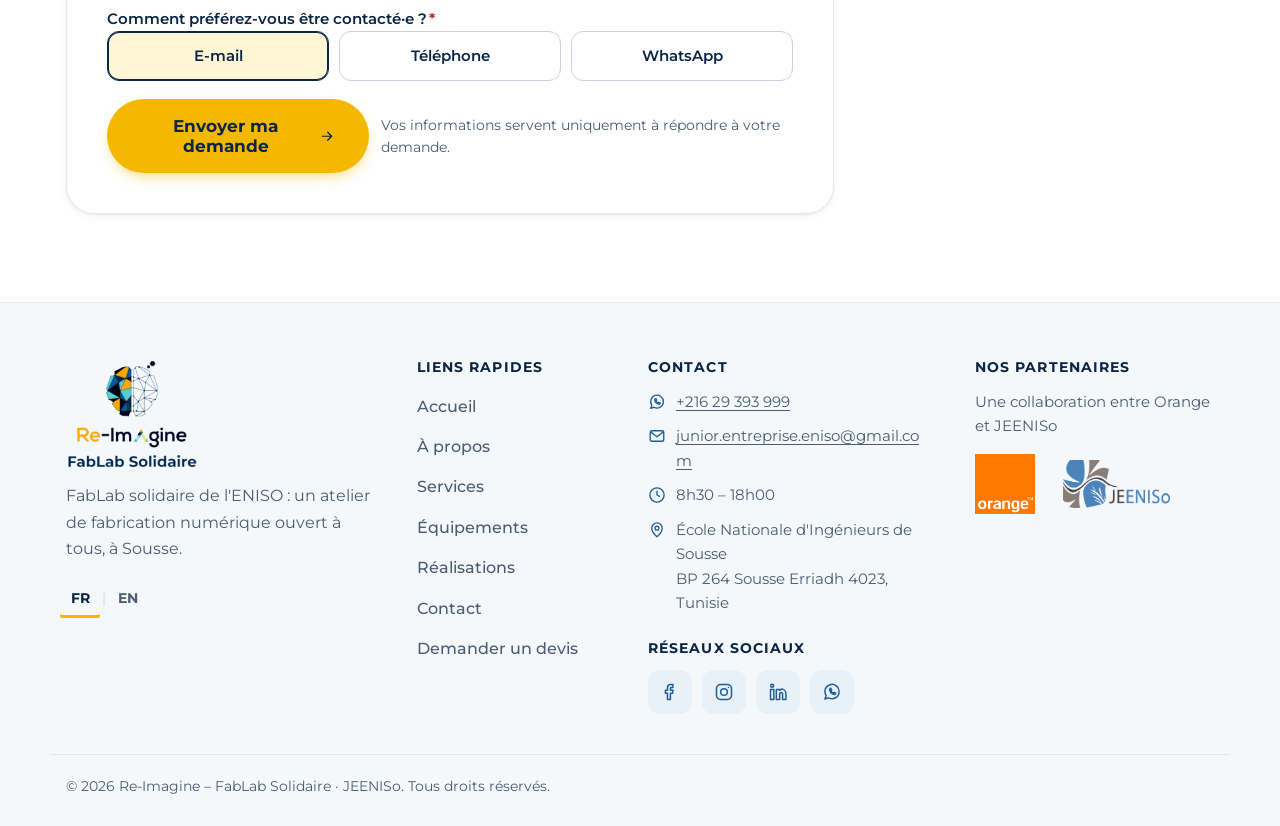
<file: quote.html>
<!doctype html>
<html lang="fr">
<head>
  <meta charset="utf-8">
  <meta name="viewport" content="width=device-width, initial-scale=1">
  <title>Demander un devis | Re-Imagine FabLab Solidaire</title>
  <meta name="description" content="Décrivez votre projet et recevez un devis personnalisé. Tarif spécial pour les étudiants de l'ENISO.">
  <meta name="theme-color" content="#0B2545">
  <link rel="icon" type="image/png" href="assets/img/favicon.png">
  <meta property="og:type" content="website">
  <meta property="og:site_name" content="Re-Imagine – FabLab Solidaire">
  <meta property="og:title" content="Demander un devis | Re-Imagine FabLab Solidaire">
  <meta property="og:description" content="Décrivez votre projet et recevez un devis personnalisé.">
  <meta property="og:image" content="assets/img/og-image.jpg">
  <meta property="og:locale" content="fr_FR">
  <link rel="preconnect" href="https://fonts.googleapis.com">
  <link rel="preconnect" href="https://fonts.gstatic.com" crossorigin>
  <link rel="stylesheet" href="https://fonts.googleapis.com/css2?family=Montserrat:wght@400;500;600;700;800&display=swap">
  <link rel="stylesheet" href="css/style.css">
</head>
<body data-page="quote">
  <header id="site-header" class="site-header"></header>

  <main id="main" tabindex="-1">
    <section class="page-hero">
      <div class="container">
        <p class="kicker" data-i18n="quote.hero.kicker"></p>
        <h1 data-i18n="quote.hero.title"></h1>
        <p data-i18n="quote.hero.lead"></p>
      </div>
    </section>

    <section class="section">
      <div class="container quote-layout">
        <div class="form-card">
          <!-- Error summary (shown on submit if something is wrong) -->
          <div id="form-summary" class="alert" role="alert" tabindex="-1" hidden>
            <span data-icon="alert"></span><span data-summary-text></span>
          </div>

          <!-- QUOTE FORM: sending is handled in js/quote-form.js (endpoint set in js/content.js) -->
          <form id="quote-form" novalidate>
            <p id="discount-note" class="discount-note"><span data-icon="cap"></span><span data-i18n="quote.discount"></span></p>
            <p class="form-required" data-i18n="quote.required"></p>

            <h2 class="form-legend" data-i18n="quote.section.you"></h2>
            <div class="form-grid">
              <div class="field" data-field="name">
                <label for="f-name"><span data-i18n="quote.name"></span><span class="req" aria-hidden="true">*</span></label>
                <input class="input" id="f-name" name="name" type="text" autocomplete="name" required aria-describedby="err-name">
                <p class="field-error" id="err-name"></p>
              </div>
            </div>
            <div class="form-grid form-grid-2">
              <div class="field" data-field="email">
                <label for="f-email"><span data-i18n="quote.email"></span><span class="req" aria-hidden="true">*</span></label>
                <input class="input" id="f-email" name="email" type="email" autocomplete="email" inputmode="email" required aria-describedby="err-email">
                <p class="field-error" id="err-email"></p>
              </div>
              <div class="field" data-field="phone">
                <label for="f-phone"><span data-i18n="quote.phone"></span><span class="req" aria-hidden="true">*</span></label>
                <input class="input" id="f-phone" name="phone" type="tel" autocomplete="tel" inputmode="tel" required
                       data-i18n-attr="placeholder:quote.phoneHint" aria-describedby="err-phone">
                <p class="field-error" id="err-phone"></p>
              </div>
            </div>

            <fieldset class="field" data-field="status">
              <legend><span data-i18n="quote.status"></span><span class="req" aria-hidden="true">*</span></legend>
              <div class="choice-group choice-group-4">
                <label class="choice"><input type="radio" name="status" value="eniso" required aria-describedby="err-status"><span data-i18n="quote.status.eniso"></span></label>
                <label class="choice"><input type="radio" name="status" value="student" aria-describedby="err-status"><span data-i18n="quote.status.student"></span></label>
                <label class="choice"><input type="radio" name="status" value="company" aria-describedby="err-status"><span data-i18n="quote.status.company"></span></label>
                <label class="choice"><input type="radio" name="status" value="individual" aria-describedby="err-status"><span data-i18n="quote.status.individual"></span></label>
              </div>
              <p class="field-error" id="err-status"></p>
            </fieldset>

            <h2 class="form-section-title" data-i18n="quote.section.project"></h2>
            <div class="form-grid form-grid-2">
              <div class="field" data-field="service">
                <label for="f-service"><span data-i18n="quote.service"></span><span class="req" aria-hidden="true">*</span></label>
                <!-- options are filled from DATA.services -->
                <select class="input" id="f-service" name="service" required aria-describedby="err-service"></select>
                <p class="field-error" id="err-service"></p>
              </div>
              <div class="field" data-field="machine">
                <label for="f-machine" data-i18n="quote.machine"></label>
                <!-- options are filled from DATA.machines -->
                <select class="input" id="f-machine" name="machine"></select>
              </div>
            </div>

            <div class="form-grid">
              <div class="field" data-field="description">
                <label for="f-description"><span data-i18n="quote.description"></span><span class="req" aria-hidden="true">*</span></label>
                <textarea class="input" id="f-description" name="description" rows="6" required
                          data-i18n-attr="placeholder:quote.descriptionHint" aria-describedby="err-description"></textarea>
                <p class="field-error" id="err-description"></p>
              </div>

              <div class="field" data-field="file">
                <label for="f-file" data-i18n="quote.file"></label>
                <div class="file-drop">
                  <span data-icon="upload"></span>
                  <div>
                    <p class="hint" id="hint-file" data-i18n="quote.fileHint"></p>
                    <p class="file-name" id="file-name" aria-live="polite"></p>
                  </div>
                  <input id="f-file" name="file" type="file"
                         accept=".pdf,.png,.jpg,.jpeg,.webp,.svg,.dxf,.dwg,.stl,.step,.stp,.obj,.zip"
                         aria-describedby="hint-file err-file">
                </div>
                <p class="field-error" id="err-file"></p>
              </div>
            </div>

            <fieldset class="field" data-field="contactMethod">
              <legend><span data-i18n="quote.contactMethod"></span><span class="req" aria-hidden="true">*</span></legend>
              <div class="choice-group choice-group-3">
                <label class="choice"><input type="radio" name="contactMethod" value="email" checked aria-describedby="err-contactMethod"><span data-i18n="quote.contact.email"></span></label>
                <label class="choice"><input type="radio" name="contactMethod" value="phone" aria-describedby="err-contactMethod"><span data-i18n="quote.contact.phone"></span></label>
                <label class="choice"><input type="radio" name="contactMethod" value="whatsapp" aria-describedby="err-contactMethod"><span data-i18n="quote.contact.whatsapp"></span></label>
              </div>
              <p class="field-error" id="err-contactMethod"></p>
            </fieldset>

            <!-- Anti-spam: humans never see or fill this field -->
            <div class="honeypot" aria-hidden="true">
              <label for="f-gotcha">Leave empty</label>
              <input id="f-gotcha" name="_gotcha" type="text" tabindex="-1" autocomplete="off">
            </div>

            <div class="form-actions">
              <button class="btn btn-primary btn-lg" type="submit"><span data-i18n="quote.submit"></span><span data-icon="arrowRight"></span></button>
              <p class="hint" data-i18n="quote.privacy"></p>
            </div>
          </form>

          <!-- Shown after a successful send (endpoint mode) -->
          <div id="quote-success" class="result-panel" hidden>
            <span class="icon-badge" data-icon="checkCircle"></span>
            <h2 tabindex="-1" data-i18n="quote.success.title"></h2>
            <p data-i18n="quote.success.text"></p>
            <div class="hero-actions">
              <button type="button" class="btn btn-outline" data-form-reset data-i18n="quote.again"></button>
            </div>
          </div>

          <!-- Shown after opening the email app (no endpoint configured yet) -->
          <div id="quote-mailto" class="result-panel" hidden>
            <span class="icon-badge" data-icon="mail"></span>
            <h2 tabindex="-1" data-i18n="quote.mailto.title"></h2>
            <p data-i18n="quote.mailto.text"></p>
            <div class="hero-actions">
              <button type="button" class="btn btn-primary" id="mailto-retry" data-i18n="quote.mailto.retry"></button>
              <button type="button" class="btn btn-outline" data-form-reset data-i18n="quote.again"></button>
            </div>
          </div>
        </div>

        <aside class="aside-card" aria-labelledby="aside-title">
          <h2 id="aside-title" data-i18n="quote.aside.title"></h2>
          <p data-i18n="quote.aside.text"></p>
          <div data-render="quick-contact"></div>
          <p class="aside-hours"><span data-icon="clock"></span><span data-render="hours"></span></p>
        </aside>
      </div>
    </section>
  </main>

  <footer id="site-footer" class="site-footer"></footer>

  <noscript><p style="padding:16px;text-align:center">Activez JavaScript pour afficher ce site. / Please enable JavaScript to view this site.</p></noscript>
  <script src="js/content.js"></script>
  <script src="js/icons.js"></script>
  <script src="js/main.js"></script>
  <script src="js/quote-form.js"></script>
</body>
</html>
</file>
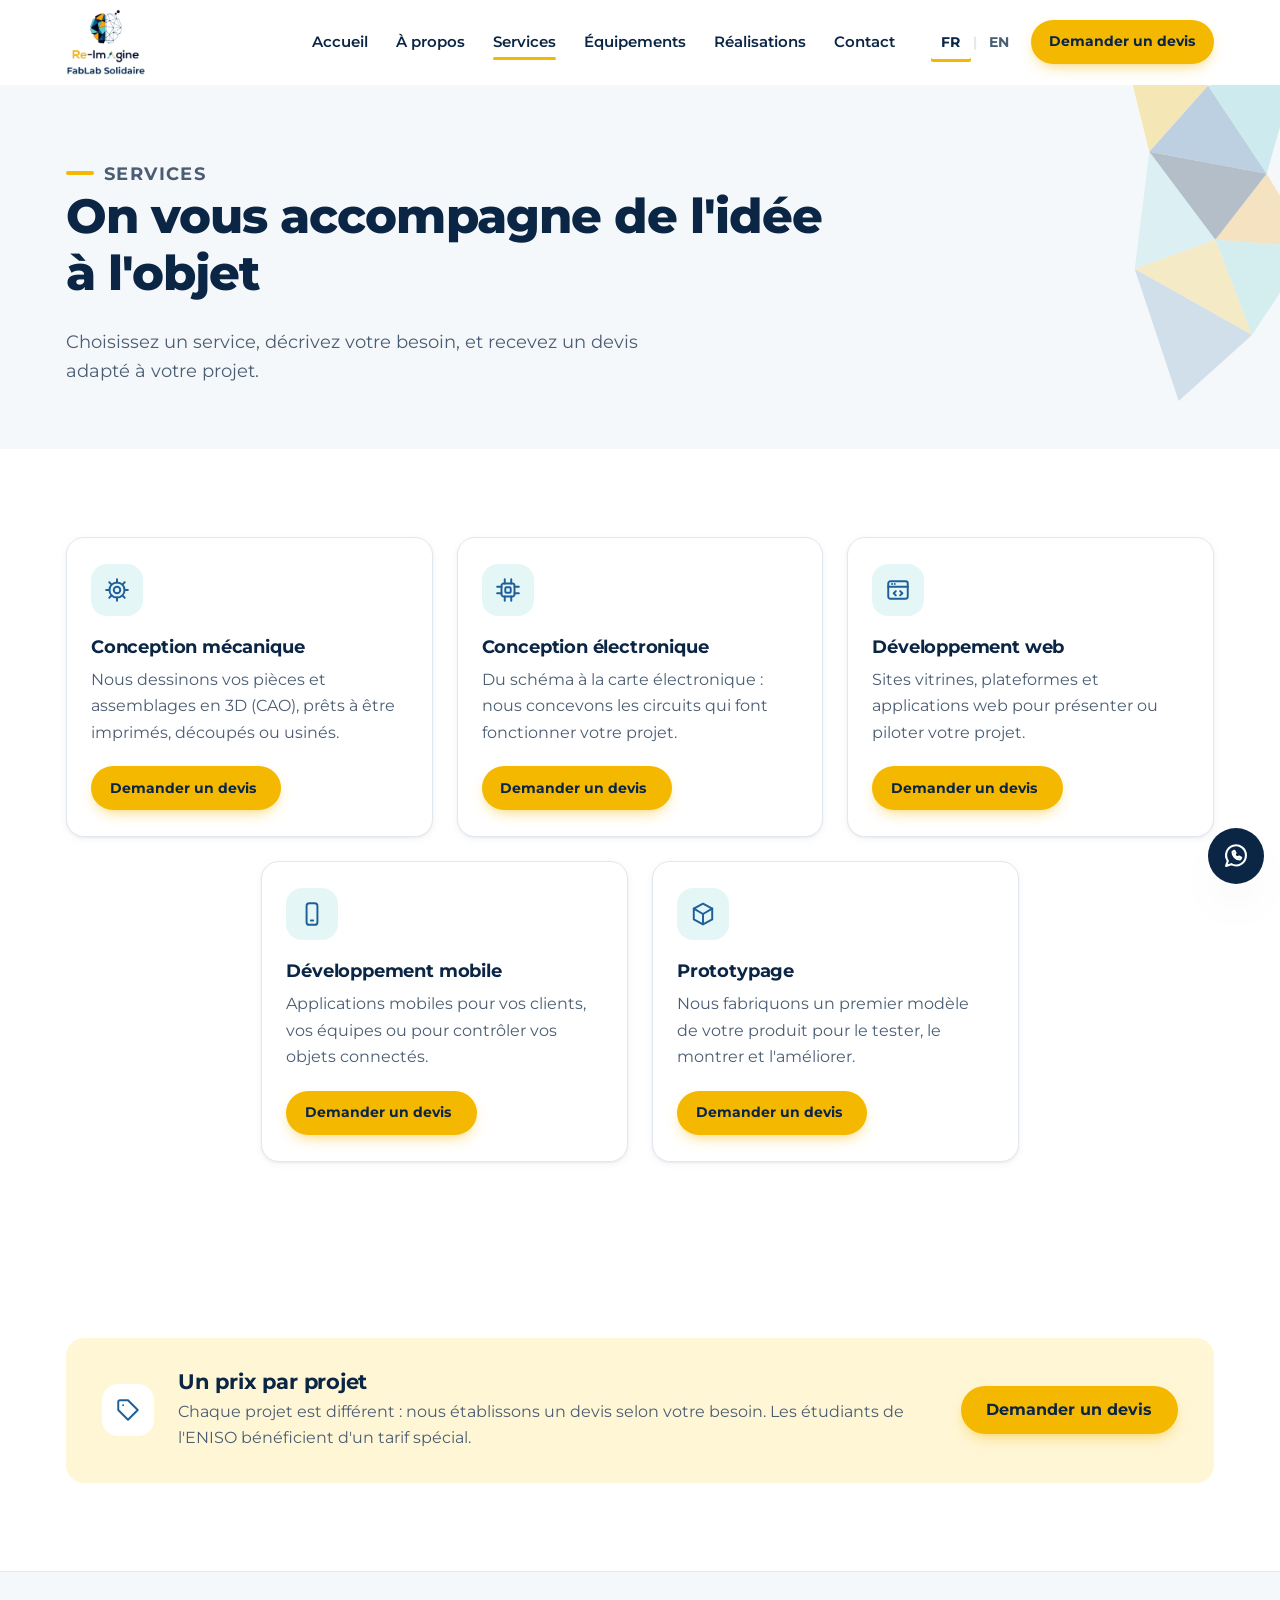
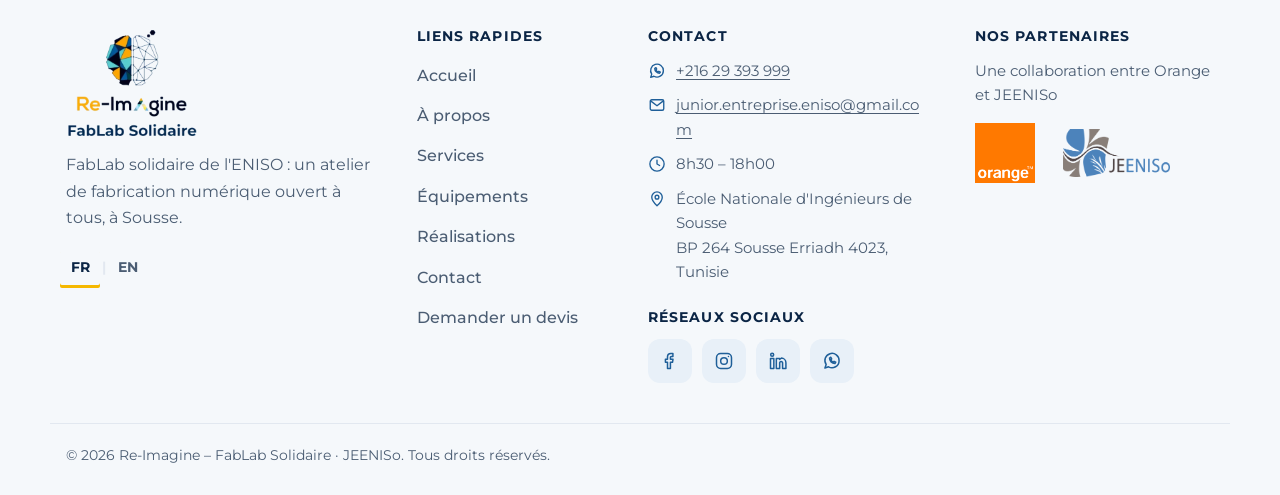
<file: services.html>
<!doctype html>
<html lang="fr">
<head>
  <meta charset="utf-8">
  <meta name="viewport" content="width=device-width, initial-scale=1">
  <title>Services | Re-Imagine FabLab Solidaire</title>
  <meta name="description" content="Conception mécanique, conception électronique, développement web et mobile, prototypage : on vous accompagne de l'idée à l'objet.">
  <meta name="theme-color" content="#0B2545">
  <link rel="icon" type="image/png" href="assets/img/favicon.png">
  <meta property="og:type" content="website">
  <meta property="og:site_name" content="Re-Imagine – FabLab Solidaire">
  <meta property="og:title" content="Services | Re-Imagine FabLab Solidaire">
  <meta property="og:description" content="Conception mécanique et électronique, web, mobile, prototypage.">
  <meta property="og:image" content="assets/img/og-image.jpg">
  <meta property="og:locale" content="fr_FR">
  <link rel="preconnect" href="https://fonts.googleapis.com">
  <link rel="preconnect" href="https://fonts.gstatic.com" crossorigin>
  <link rel="stylesheet" href="https://fonts.googleapis.com/css2?family=Montserrat:wght@400;500;600;700;800&display=swap">
  <link rel="stylesheet" href="css/style.css">
</head>
<body data-page="services">
  <header id="site-header" class="site-header"></header>

  <main id="main" tabindex="-1">
    <section class="page-hero">
      <div class="container">
        <p class="kicker" data-i18n="services.hero.kicker"></p>
        <h1 data-i18n="services.hero.title"></h1>
        <p data-i18n="services.hero.lead"></p>
      </div>
    </section>

    <section class="section">
      <div class="container">
        <div class="grid grid-5" data-render="services-detailed"></div>
      </div>
    </section>

    <section class="section section-tight">
      <div class="container">
        <div class="note-card reveal">
          <span class="icon-badge" data-icon="tag"></span>
          <div>
            <h2 data-i18n="services.pricing.title"></h2>
            <p data-i18n="services.pricing.text"></p>
          </div>
          <a class="btn btn-primary" href="quote.html" data-i18n="cta.quote"></a>
        </div>
      </div>
    </section>
  </main>

  <footer id="site-footer" class="site-footer"></footer>

  <noscript><p style="padding:16px;text-align:center">Activez JavaScript pour afficher ce site. / Please enable JavaScript to view this site.</p></noscript>
  <script src="js/content.js"></script>
  <script src="js/icons.js"></script>
  <script src="js/main.js"></script>
</body>
</html>
</file>
<file: css/style.css>
/* =====================================================================
   RE-IMAGINE – FabLab Solidaire · Stylesheet
   Mobile-first: base styles are for phones, @media (min-width) for larger.

   1. Design tokens (colors, fonts, spacing)  ← change brand colors here
   2. Base & utilities
   3. Buttons, chips, tags
   4. Header & navigation
   5. Sections & heroes
   6. Cards (services, machines, projects…)
   7. Page-specific blocks
   8. Quote form
   9. Footer
   10. Animations
   ===================================================================== */

/* ---------- 1. Design tokens ---------- */
:root {
  /* Brand palette (from the Re-Imagine logo) */
  --yellow: #f5b800;        /* main accent: buttons, highlights */
  --yellow-hover: #e0a800;
  --yellow-soft: #fff6d6;
  --orange: #f59e0b;        /* logo orange: decorative only */
  --teal: #5cc8c8;          /* secondary: icons, details */
  --teal-soft: #e5f6f6;
  --teal-dark: #1d7f7f;     /* readable teal for text on white */
  --blue: #1f5f99;          /* links, secondary elements */
  --blue-soft: #e8f0f8;
  --navy: #0b2545;          /* text, dark sections */
  --navy-2: #13345e;

  /* Neutrals */
  --text: var(--navy);
  --muted: #4b5d73;
  --bg: #ffffff;
  --bg-soft: #f5f8fb;
  --border: #e2e8f0;
  --error: #b42318;
  --error-soft: #fdecea;
  --success: #157f50;
  --success-soft: #e6f6ee;

  /* Typography */
  --font: "Montserrat", system-ui, -apple-system, "Segoe UI", Roboto, Arial, sans-serif;

  /* Shape & depth */
  --radius-sm: 10px;
  --radius: 18px;
  --radius-lg: 28px;
  --shadow-sm: 0 1px 2px rgba(11, 37, 69, 0.06), 0 2px 8px rgba(11, 37, 69, 0.05);
  --shadow: 0 10px 30px -12px rgba(11, 37, 69, 0.18);
  --shadow-lg: 0 24px 50px -20px rgba(11, 37, 69, 0.28);

  /* Layout */
  --container: 1180px;
  --gutter: 16px;
  --header-h: 72px;
  --ease: cubic-bezier(0.22, 1, 0.36, 1);
}

/* ---------- 2. Base & utilities ---------- */
*,
*::before,
*::after { box-sizing: border-box; }

html { scroll-behavior: smooth; -webkit-text-size-adjust: 100%; scroll-padding-top: calc(var(--header-h) + 16px); }

body {
  margin: 0;
  font-family: var(--font);
  font-size: 1rem;
  line-height: 1.65;
  color: var(--text);
  background: var(--bg);
  -webkit-font-smoothing: antialiased;
  overflow-x: hidden;
}
body.no-scroll { overflow: hidden; }

img, svg, iframe { display: block; max-width: 100%; }
img { height: auto; }

h1, h2, h3, h4 { line-height: 1.2; margin: 0 0 0.5em; font-weight: 700; letter-spacing: -0.01em; }
h1 { font-size: clamp(2rem, 7vw, 3.4rem); font-weight: 800; letter-spacing: -0.02em; }
h2 { font-size: clamp(1.6rem, 4.5vw, 2.4rem); }
h3 { font-size: 1.15rem; }
p { margin: 0 0 1em; }
ul, ol { margin: 0; padding: 0; list-style: none; }
a { color: var(--blue); text-underline-offset: 3px; }
a:hover { color: var(--navy); }
address { font-style: normal; }

:focus-visible { outline: 3px solid var(--blue); outline-offset: 3px; border-radius: 6px; }

.container { width: 100%; max-width: var(--container); margin: 0 auto; padding: 0 var(--gutter); }

.sr-only {
  position: absolute !important; width: 1px; height: 1px; padding: 0; margin: -1px;
  overflow: hidden; clip: rect(0 0 0 0); white-space: nowrap; border: 0;
}

.skip-link {
  position: absolute; left: 16px; top: -60px; z-index: 200;
  background: var(--navy); color: #fff; padding: 10px 16px; border-radius: var(--radius-sm);
  font-weight: 600; text-decoration: none; transition: top 0.2s;
}
.skip-link:focus { top: 12px; color: #fff; }

.icon { width: 1.25em; height: 1.25em; flex-shrink: 0; }
[data-icon] { display: inline-flex; }

/* ---------- 3. Buttons, chips, tags ---------- */
.btn {
  display: inline-flex; align-items: center; justify-content: center; gap: 0.5em;
  min-height: 48px; padding: 0.75em 1.5em;
  font: inherit; font-weight: 700; font-size: 0.98rem; line-height: 1.2;
  border: 2px solid transparent; border-radius: 999px;
  text-decoration: none; cursor: pointer; text-align: center;
  transition: transform 0.25s var(--ease), box-shadow 0.25s var(--ease), background-color 0.2s, color 0.2s, border-color 0.2s;
}
.btn:hover { transform: translateY(-2px); }
.btn:active { transform: translateY(0); }
.btn[disabled] { opacity: 0.6; cursor: wait; transform: none; }

.btn-primary { background: var(--yellow); color: var(--navy); box-shadow: 0 6px 16px -6px rgba(245, 184, 0, 0.7); }
.btn-primary:hover { background: var(--yellow-hover); color: var(--navy); box-shadow: 0 10px 22px -8px rgba(245, 184, 0, 0.8); }

.btn-outline { background: transparent; color: var(--navy); border-color: var(--navy); }
.btn-outline:hover { background: var(--navy); color: #fff; }

.btn-light { background: #fff; color: var(--navy); }
.btn-light:hover { color: var(--navy); box-shadow: var(--shadow); }

.btn-sm { min-height: 44px; padding: 0.55em 1.15em; font-size: 0.9rem; }
.btn-lg { min-height: 56px; padding: 0.9em 1.9em; font-size: 1.05rem; }
.btn-block { width: 100%; }
.btn .icon { width: 1.1em; height: 1.1em; }

.link-arrow {
  display: inline-flex; align-items: center; gap: 0.35em;
  font-weight: 600; font-size: 0.92rem; text-decoration: none; color: var(--blue);
}
.link-arrow .icon { width: 1em; height: 1em; transition: transform 0.2s var(--ease); }
.link-arrow:hover .icon { transform: translate(2px, -1px); }

.chip {
  display: inline-block; padding: 0.3em 0.8em; border-radius: 999px;
  font-size: 0.75rem; font-weight: 700; letter-spacing: 0.03em; text-transform: uppercase;
}
.chip-cat { background: var(--teal-soft); color: var(--teal-dark); }

.tag-list { display: flex; flex-wrap: wrap; gap: 6px; }
.tag {
  padding: 0.25em 0.75em; border-radius: 999px; font-size: 0.82rem; font-weight: 500;
  background: var(--bg-soft); border: 1px solid var(--border); color: var(--muted);
}
.tag-service { background: var(--blue-soft); border-color: transparent; color: var(--blue); font-weight: 600; }

.small-label { display: block; font-size: 0.75rem; font-weight: 700; letter-spacing: 0.06em; text-transform: uppercase; color: var(--muted); margin: 0 0 6px; }

.icon-badge {
  display: inline-grid; place-items: center; width: 52px; height: 52px; border-radius: 16px;
  background: var(--teal-soft); color: var(--blue);
}
.icon-badge .icon { width: 26px; height: 26px; }

/* ---------- 4. Header & navigation ---------- */
.site-header {
  position: sticky; top: 0; z-index: 100;
  background: rgba(255, 255, 255, 0.92);
  backdrop-filter: saturate(160%) blur(10px);
  -webkit-backdrop-filter: saturate(160%) blur(10px);
  border-bottom: 1px solid transparent;
  transition: box-shadow 0.3s, border-color 0.3s;
}
.site-header.is-scrolled { border-color: var(--border); box-shadow: var(--shadow-sm); }

.header-inner { display: flex; align-items: center; gap: 12px; height: var(--header-h); }

.brand { display: flex; align-items: center; flex-shrink: 0; }
.brand img { height: 58px; width: auto; }

.header-actions { display: flex; align-items: center; gap: 8px; margin-left: auto; }
.header-cta { display: none; }

.lang-switch { display: inline-flex; align-items: center; gap: 2px; font-weight: 700; font-size: 0.85rem; }
.lang-switch button {
  min-width: 40px; min-height: 40px; padding: 0 6px; border: 0; border-radius: 8px;
  background: transparent; color: var(--muted); font: inherit; cursor: pointer;
}
.lang-switch button:hover { color: var(--navy); background: var(--bg-soft); }
.lang-switch button[aria-pressed="true"] { color: var(--navy); box-shadow: inset 0 -3px 0 var(--yellow); border-radius: 8px 8px 2px 2px; }
.lang-sep { color: var(--border); }

.menu-toggle {
  display: inline-grid; place-items: center; width: 46px; height: 46px;
  border: 1px solid var(--border); border-radius: 12px; background: #fff; color: var(--navy); cursor: pointer;
}
.menu-toggle .icon { width: 24px; height: 24px; }

/* Mobile menu: panel under the header */
.nav {
  position: fixed; inset: var(--header-h) 0 0 0;
  background: #fff; padding: 16px var(--gutter) 32px;
  overflow-y: auto;
  opacity: 0; visibility: hidden; transform: translateY(-8px);
  transition: opacity 0.25s var(--ease), transform 0.25s var(--ease), visibility 0.25s;
}
.menu-open .nav { opacity: 1; visibility: visible; transform: none; }
.nav-list a {
  display: block; padding: 14px 4px; border-bottom: 1px solid var(--border);
  font-size: 1.1rem; font-weight: 600; color: var(--navy); text-decoration: none;
}
.nav-list a[aria-current="page"] { color: var(--blue); }
.nav-mobile-extra { margin-top: 24px; }

@media (min-width: 560px) {
  .header-cta { display: inline-flex; }
}

@media (min-width: 1080px) {
  :root { --header-h: 84px; }
  .brand img { height: 66px; }
  .menu-toggle, .nav-mobile-extra { display: none; }
  .nav {
    position: static; opacity: 1; visibility: visible; transform: none;
    padding: 0; background: none; overflow: visible; margin-left: auto;
  }
  .nav-list { display: flex; gap: 4px; }
  .nav-list a {
    position: relative; border: 0; padding: 10px 12px; font-size: 0.93rem; border-radius: 10px;
  }
  .nav-list a::after {
    content: ""; position: absolute; left: 12px; right: 12px; bottom: 4px; height: 3px; border-radius: 3px;
    background: var(--yellow); transform: scaleX(0); transition: transform 0.25s var(--ease);
  }
  .nav-list a:hover::after, .nav-list a[aria-current="page"]::after { transform: scaleX(1); }
  .nav-list a[aria-current="page"] { color: var(--navy); }
  .header-actions { margin-left: 12px; gap: 12px; }
}

/* ---------- 5. Sections & heroes ---------- */
.section { padding: 64px 0; }
.section-soft { background: var(--bg-soft); }
.section-tight { padding: 40px 0; }

.section-head { max-width: 680px; margin-bottom: 36px; }
.section-head.center { margin-left: auto; margin-right: auto; text-align: center; }
.section-head p { color: var(--muted); font-size: 1.05rem; }

.kicker {
  display: inline-flex; align-items: center; gap: 10px; margin-bottom: 12px;
  font-size: 0.8rem; font-weight: 700; letter-spacing: 0.08em; text-transform: uppercase; color: var(--blue);
}
.kicker::before { content: ""; width: 28px; height: 4px; border-radius: 4px; background: var(--yellow); }
.center .kicker { justify-content: center; }

.section-foot { margin-top: 32px; display: flex; flex-wrap: wrap; gap: 12px; }
.section-foot.center { justify-content: center; }

/* Home hero */
.hero { position: relative; padding: 32px 0 56px; overflow: hidden; }
.hero-grid { display: grid; gap: 40px; align-items: center; }
.hero h1 { margin-bottom: 0.4em; }
.hero h1 .line { display: block; }
.highlight {
  background: linear-gradient(transparent 62%, var(--yellow) 62%, var(--yellow) 90%, transparent 90%);
  padding: 0 0.08em;
}
.hero-lead { font-size: clamp(1.05rem, 2.6vw, 1.25rem); color: var(--muted); max-width: 520px; margin-bottom: 28px; }
.hero-actions { display: flex; flex-wrap: wrap; gap: 12px; }
.hero-actions .btn { flex: 1 1 auto; }

.hero-visual { position: relative; }
.hero-visual::before {
  content: ""; position: absolute; z-index: -1; width: 70%; aspect-ratio: 1; right: -18%; top: -14%;
  background: url("../assets/img/pattern.svg") center / contain no-repeat; opacity: 0.9;
}
.hero-photo {
  border-radius: var(--radius-lg); overflow: hidden; box-shadow: var(--shadow-lg);
  aspect-ratio: 4 / 3; background: var(--bg-soft);
}
.hero-photo img { width: 100%; height: 100%; object-fit: cover; }
.hero-badge {
  position: absolute; left: -6px; bottom: -18px;
  display: inline-flex; align-items: center; gap: 10px;
  padding: 12px 18px; border-radius: 16px; background: #fff; box-shadow: var(--shadow);
  font-weight: 700; font-size: 0.95rem;
}
.hero-badge .icon { color: var(--teal-dark); width: 22px; height: 22px; }

/* Inner page hero */
.page-hero { position: relative; overflow: hidden; padding: 48px 0 40px; background: var(--bg-soft); }
.page-hero::after {
  content: ""; position: absolute; right: -90px; top: -60px; width: 300px; height: 300px;
  background: url("../assets/img/pattern.svg") center / contain no-repeat; opacity: 0.22; pointer-events: none;
}
.page-hero .container { position: relative; z-index: 1; }
.page-hero h1 { max-width: 760px; font-size: clamp(1.9rem, 6vw, 3rem); }
.page-hero p { max-width: 640px; color: var(--muted); font-size: 1.1rem; margin: 0; }

@media (min-width: 768px) {
  .section { padding: 88px 0; }
  .hero-actions .btn { flex: 0 0 auto; }
  .page-hero { padding: 72px 0 64px; }
  .page-hero::after { width: 440px; height: 440px; right: -60px; top: -80px; opacity: 0.3; }
}
@media (min-width: 960px) {
  .hero { padding: 56px 0 96px; }
  .hero-grid { grid-template-columns: 1.05fr 1fr; gap: 64px; }
  .hero-badge { left: -28px; bottom: 28px; }
}

/* ---------- 6. Cards ---------- */
.grid { display: grid; gap: 20px; }
.grid-2, .grid-3, .grid-4, .grid-5 { grid-template-columns: 1fr; }
@media (min-width: 600px) {
  .grid-2, .grid-3, .grid-4, .grid-5 { grid-template-columns: repeat(2, 1fr); }
}
@media (min-width: 960px) {
  .grid { gap: 24px; }
  .grid-3 { grid-template-columns: repeat(3, 1fr); }
  .grid-4 { grid-template-columns: repeat(4, 1fr); }
  .grid-5 { grid-template-columns: repeat(6, 1fr); }
  /* 5 cards: 3 on the first row, 2 centred on the second */
  .grid-5 > * { grid-column: span 2; }
  .grid-5 > :nth-child(4) { grid-column: 2 / span 2; }
}

.card {
  position: relative; display: flex; flex-direction: column;
  background: #fff; border: 1px solid var(--border); border-radius: var(--radius);
  box-shadow: var(--shadow-sm);
  transition: transform 0.35s var(--ease), box-shadow 0.35s var(--ease), border-color 0.35s;
}
.card:hover { transform: translateY(-4px); box-shadow: var(--shadow); border-color: transparent; }
.card h3 { margin-top: 4px; }
.card p { color: var(--muted); }
.card-body { display: flex; flex-direction: column; flex: 1; padding: 20px 22px 24px; }
.card-actions { display: flex; flex-wrap: wrap; align-items: center; gap: 12px 16px; margin-top: auto; padding-top: 20px; }

.service-card, .icon-card { padding: 26px 24px; }
.service-card .icon-badge, .icon-card .icon-badge { margin-bottom: 16px; }
.service-card:hover .icon-badge { background: var(--yellow); color: var(--navy); }
.service-card .icon-badge { transition: background-color 0.3s, color 0.3s; }
.service-card p { margin-bottom: 0; }
.service-card-detailed p { margin-bottom: 20px; flex: 1; }
/* Phones: compact service rows (icon left, text right) on the Home page */
@media (max-width: 599px) {
  .service-card:not(.service-card-detailed) { display: grid; grid-template-columns: auto 1fr; column-gap: 16px; align-items: center; padding: 18px; }
  .service-card:not(.service-card-detailed) .icon-badge { grid-row: span 2; margin: 0; }
  .service-card:not(.service-card-detailed) h3 { margin: 0 0 2px; font-size: 1.05rem; }
  .service-card:not(.service-card-detailed) p { font-size: 0.93rem; line-height: 1.45; }
  .grid-5 { gap: 12px; }
}
.service-card-detailed .btn { align-self: flex-start; }

/* Images inside cards */
.media { position: relative; overflow: hidden; border-radius: var(--radius) var(--radius) 0 0; background: var(--bg-soft); }
.media img { width: 100%; height: 100%; object-fit: cover; transition: transform 0.6s var(--ease); }
.card:hover .media img { transform: scale(1.04); }
.ratio-4-3 { aspect-ratio: 4 / 3; }
/* Whole picture visible (product photos, slides). multiply blends white photo backgrounds into the card */
.media-contain { background: #fff; }
.media-contain img { object-fit: contain; padding: 14px; mix-blend-mode: multiply; }
.card:hover .media-contain img { transform: scale(1.03); }

/* Picture card linking to an external site */
.link-card { text-decoration: none; color: inherit; }
.link-card:hover { color: inherit; }
.link-card .media img { object-position: top center; }
.link-card .link-arrow { margin-top: auto; }
.project-card-large.link-card .link-arrow { margin-top: 8px; }
.link-card:hover .link-arrow .icon { transform: translate(2px, -1px); }
.ratio-16-9 { aspect-ratio: 16 / 9; }
.media-badge {
  position: absolute; left: 12px; bottom: 12px; padding: 4px 10px; border-radius: 999px;
  background: rgba(255, 255, 255, 0.92); font-size: 0.75rem; font-weight: 600; color: var(--muted);
}

.machine-card .chip { align-self: flex-start; margin-bottom: 10px; }
.machine-card p { margin-bottom: 14px; }
.specs { display: flex; flex-wrap: wrap; gap: 6px; margin-bottom: 16px; }
.specs li {
  padding: 0.25em 0.7em; border-radius: 8px; font-size: 0.82rem; font-weight: 700;
  background: var(--yellow-soft); color: var(--navy);
}

/* Horizontal swipe strip on phones, grid on larger screens */
.scroll-strip {
  display: grid; grid-auto-flow: column; grid-auto-columns: minmax(260px, 82%); gap: 16px;
  overflow-x: auto; scroll-snap-type: x mandatory; scroll-padding-inline: var(--gutter); padding: 4px var(--gutter) 20px;
  margin: 0 calc(var(--gutter) * -1); scrollbar-width: thin;
}
.scroll-strip > * { scroll-snap-align: start; }
@media (min-width: 700px) {
  .scroll-strip { grid-auto-flow: row; grid-template-columns: repeat(2, 1fr); grid-auto-columns: auto; overflow: visible; padding: 4px 0; margin: 0; }
}
@media (min-width: 1100px) {
  .scroll-strip { grid-template-columns: repeat(4, 1fr); gap: 24px; }
}

.project-client { display: flex; align-items: baseline; gap: 8px; margin-bottom: 8px; }
.project-client .small-label { display: inline; margin: 0; }
.project-client strong { color: var(--navy); letter-spacing: 0.04em; }
.project-card h3 { font-size: 1.1rem; margin-bottom: 14px; }
.project-card .tag-list { margin-top: auto; }

@media (min-width: 900px) {
  .project-card-large { flex-direction: row; }
  .project-card-large .media { flex: 0 0 52%; aspect-ratio: auto; min-height: 340px; border-radius: var(--radius) 0 0 var(--radius); }
  .project-card-large .card-body { padding: 36px; justify-content: center; }
  .project-card-large h3 { font-size: 1.4rem; }
  .project-card-large:nth-child(even) { flex-direction: row-reverse; }
  .project-card-large:nth-child(even) .media { border-radius: 0 var(--radius) var(--radius) 0; }
}
.projects-list { display: grid; gap: 28px; }

.empty { padding: 40px; text-align: center; color: var(--muted); grid-column: 1 / -1; }

/* ---------- 7. Page-specific blocks ---------- */

/* ENISO student banner */
.discount-banner {
  position: relative; overflow: hidden; display: grid; gap: 20px; align-items: center;
  padding: 32px 24px; border-radius: var(--radius-lg); background: var(--navy); color: #fff;
}
.discount-banner::after {
  content: ""; position: absolute; right: -80px; bottom: -110px; width: 280px; height: 280px;
  background: url("../assets/img/pattern.svg") center / contain no-repeat; opacity: 0.35; pointer-events: none;
}
.discount-banner > * { position: relative; z-index: 1; }
.discount-banner h2 { color: #fff; font-size: clamp(1.4rem, 4vw, 2rem); margin-bottom: 6px; }
.discount-banner p { color: #d6e0ec; margin: 0; max-width: 560px; }
.discount-banner .icon-badge { background: var(--yellow); color: var(--navy); width: 60px; height: 60px; }
.discount-banner .btn { justify-self: start; }
@media (min-width: 860px) {
  .discount-banner { grid-template-columns: auto 1fr auto; padding: 40px 48px; gap: 28px; }
}

/* Partners */
.partners-block { text-align: center; }
.partners-block .partners-line { font-weight: 600; color: var(--muted); margin-bottom: 24px; }
.partner-logos { display: flex; flex-wrap: wrap; align-items: center; justify-content: center; gap: 28px 48px; }
.partner a { display: block; border-radius: 8px; transition: transform 0.25s var(--ease); }
.partner a:hover { transform: translateY(-2px); }
.partners-about .partner-logos { justify-content: flex-start; margin-top: 8px; }
.partner-orange img { height: 76px; width: auto; }
.partner-jeeniso img { height: 64px; width: auto; }

/* Final call to action */
.final-cta {
  position: relative; overflow: hidden; text-align: center;
  padding: 48px 24px; border-radius: var(--radius-lg); background: var(--yellow-soft);
}
.final-cta::before, .final-cta::after {
  content: ""; position: absolute; width: 220px; height: 220px; pointer-events: none;
  background: url("../assets/img/pattern.svg") center / contain no-repeat; opacity: 0.25;
}
.final-cta::before { left: -90px; top: -90px; transform: rotate(180deg); }
.final-cta::after { right: -90px; bottom: -90px; }
.final-cta > * { position: relative; z-index: 1; }
.final-cta p { color: var(--muted); font-size: 1.1rem; max-width: 520px; margin: 0 auto 24px; }
.final-cta .hero-actions { justify-content: center; }
@media (min-width: 768px) { .final-cta { padding: 72px 48px; } }

/* About page */
.split { display: grid; gap: 32px; align-items: center; }
.split-photo { border-radius: var(--radius-lg); overflow: hidden; box-shadow: var(--shadow); aspect-ratio: 4 / 3; }
.split-photo img { width: 100%; height: 100%; object-fit: cover; }
.prose h2 { font-size: clamp(1.3rem, 3.5vw, 1.7rem); margin-top: 1.4em; }
.prose h2:first-child { margin-top: 0; }
.prose p { color: var(--muted); font-size: 1.04rem; }
@media (min-width: 900px) {
  .split { grid-template-columns: 1fr 1fr; gap: 64px; }
  .split-reverse .split-photo { order: 2; }
}

.steps { display: grid; gap: 20px; counter-reset: step; }
.step {
  position: relative; padding: 28px 24px; border-radius: var(--radius);
  background: #fff; border: 1px solid var(--border);
}
.step-num {
  position: absolute; top: 18px; right: 22px;
  font-size: 2.6rem; font-weight: 800; line-height: 1; color: var(--yellow);
}
.step .icon-badge { margin-bottom: 16px; }
.step p { color: var(--muted); margin: 0; }
@media (min-width: 860px) { .steps { grid-template-columns: repeat(3, 1fr); gap: 24px; } }

.info-strip {
  display: flex; flex-wrap: wrap; align-items: center; gap: 12px 20px; padding: 18px 22px;
  border-radius: var(--radius); background: var(--teal-soft); color: var(--navy); font-weight: 600;
}
.info-strip .icon { color: var(--teal-dark); width: 22px; height: 22px; }

/* Services page pricing note */
.note-card {
  display: grid; gap: 16px; align-items: center; padding: 28px; border-radius: var(--radius);
  background: var(--yellow-soft);
}
.note-card h2 { font-size: 1.3rem; margin-bottom: 4px; }
.note-card p { margin: 0; color: var(--muted); }
@media (min-width: 760px) { .note-card { grid-template-columns: auto 1fr auto; padding: 32px 36px; gap: 24px; } }
.note-card .icon-badge { background: #fff; }

/* Equipment filters */
.filters { display: flex; flex-wrap: wrap; gap: 8px; margin-bottom: 12px; }
.filter-btn {
  min-height: 44px; padding: 0.5em 1.1em; border-radius: 999px;
  border: 1.5px solid var(--border); background: #fff; color: var(--navy);
  font: inherit; font-weight: 600; font-size: 0.9rem; cursor: pointer;
  transition: background-color 0.2s, border-color 0.2s, color 0.2s;
}
.filter-btn:hover { border-color: var(--navy); }
.filter-btn[aria-pressed="true"] { background: var(--navy); border-color: var(--navy); color: #fff; }
.filter-count { font-size: 0.9rem; color: var(--muted); margin-bottom: 24px; }

/* Contact page */
.contact-grid { display: grid; gap: 20px; }
@media (min-width: 640px) { .contact-grid { grid-template-columns: repeat(2, 1fr); } }
.contact-card { padding: 26px 24px; }
.contact-card h2 { font-size: 1.1rem; margin: 14px 0 6px; }
.contact-value { font-size: 1.05rem; font-weight: 600; color: var(--navy) !important; word-break: break-word; margin: 0; }
.contact-card .card-actions { padding-top: 16px; }

.social-list { display: flex; flex-wrap: wrap; gap: 10px; }
.social-list a {
  display: inline-grid; place-items: center; width: 44px; height: 44px; border-radius: 12px;
  background: var(--blue-soft); color: var(--blue); transition: background-color 0.2s, color 0.2s, transform 0.25s var(--ease);
}
.social-list a:hover { background: var(--yellow); color: var(--navy); transform: translateY(-2px); }
.contact-card .social-list { margin-top: 10px; }

.map-block { display: grid; gap: 0; border-radius: var(--radius-lg); overflow: hidden; border: 1px solid var(--border); background: #fff; }
.map-address { display: flex; gap: 16px; padding: 26px 24px; }
.map-address h2 { font-size: 1.1rem; margin-bottom: 6px; }
.map-address address { color: var(--muted); margin-bottom: 10px; }
.map-frame { min-height: 320px; background: var(--bg-soft); }
.map-frame iframe { width: 100%; height: 100%; min-height: 320px; border: 0; }
@media (min-width: 900px) {
  .map-block { grid-template-columns: 340px 1fr; }
  .map-address { flex-direction: column; padding: 36px 32px; }
  .map-frame, .map-frame iframe { min-height: 420px; }
}

/* ---------- 8. Quote form ---------- */
.quote-layout { display: grid; gap: 28px; align-items: start; }
@media (min-width: 980px) { .quote-layout { grid-template-columns: 1fr 340px; gap: 40px; } }

.form-card { padding: 24px 20px; border-radius: var(--radius-lg); background: #fff; border: 1px solid var(--border); box-shadow: var(--shadow-sm); }
@media (min-width: 640px) { .form-card { padding: 40px; } }

.discount-note {
  display: flex; gap: 12px; align-items: flex-start; padding: 16px 18px; margin-bottom: 24px;
  border-radius: var(--radius); background: var(--yellow-soft); border: 2px solid transparent;
  font-weight: 500; transition: border-color 0.3s, background-color 0.3s;
}
.discount-note .icon { color: var(--navy); width: 24px; height: 24px; margin-top: 1px; }
.discount-note.is-active { border-color: var(--yellow); background: #ffefb0; }

.form-legend, .form-section-title {
  display: block; width: 100%; padding: 0; margin: 8px 0 18px; font-size: 1.15rem; font-weight: 700; color: var(--navy);
}
.form-section-title { padding-top: 20px; border-top: 1px solid var(--border); }
.form-required { font-size: 0.9rem; color: var(--muted); margin-bottom: 20px; }

.form-grid { display: grid; gap: 18px; margin-bottom: 18px; }
@media (min-width: 640px) { .form-grid-2 { grid-template-columns: 1fr 1fr; } }

.field { display: flex; flex-direction: column; gap: 6px; min-width: 0; }
fieldset.field { border: 0; padding: 0; margin: 0 0 18px; }
.field label, .field legend { font-weight: 600; font-size: 0.95rem; padding: 0; }
.req { color: var(--error); margin-left: 2px; }
.hint { font-size: 0.85rem; color: var(--muted); margin: 0; }

.input {
  width: 100%; min-height: 50px; padding: 12px 14px;
  font: inherit; color: var(--navy); background: #fff;
  border: 1.5px solid #c9d3df; border-radius: 12px;
  transition: border-color 0.2s, box-shadow 0.2s;
}
.input:hover { border-color: #9fb0c3; }
.input:focus { outline: none; border-color: var(--blue); box-shadow: 0 0 0 4px rgba(31, 95, 153, 0.15); }
textarea.input { min-height: 150px; resize: vertical; }
select.input {
  appearance: none; -webkit-appearance: none; padding-right: 42px; cursor: pointer;
  background-image: url("data:image/svg+xml,%3Csvg xmlns='http://www.w3.org/2000/svg' viewBox='0 0 24 24' fill='none' stroke='%230b2545' stroke-width='2' stroke-linecap='round'%3E%3Cpath d='m6 9 6 6 6-6'/%3E%3C/svg%3E");
  background-repeat: no-repeat; background-position: right 14px center; background-size: 18px;
}
.has-error .input { border-color: var(--error); }
.has-error .input:focus { box-shadow: 0 0 0 4px rgba(180, 35, 24, 0.15); }
.field-error { color: var(--error); font-size: 0.86rem; font-weight: 600; margin: 0; min-height: 0; }
.field-error:empty { display: none; }

/* Radio "pills" */
.choice-group { display: grid; grid-template-columns: 1fr 1fr; gap: 10px; }
@media (min-width: 640px) { .choice-group-4 { grid-template-columns: repeat(4, 1fr); } .choice-group-3 { grid-template-columns: repeat(3, 1fr); } }
.choice { position: relative; }
.choice input { position: absolute; opacity: 0; inset: 0; width: 100%; height: 100%; margin: 0; cursor: pointer; }
.choice span {
  display: flex; align-items: center; justify-content: center; min-height: 50px; padding: 8px 10px; text-align: center;
  border: 1.5px solid #c9d3df; border-radius: 12px; font-weight: 600; font-size: 0.92rem; line-height: 1.25;
  transition: border-color 0.2s, background-color 0.2s, box-shadow 0.2s;
}
.choice input:hover + span { border-color: #9fb0c3; }
.choice input:checked + span { border-color: var(--navy); background: var(--yellow-soft); box-shadow: inset 0 0 0 1px var(--navy); }
.choice input:focus-visible + span { outline: 3px solid var(--blue); outline-offset: 2px; }
.has-error .choice span { border-color: var(--error); }

/* File upload */
.file-drop {
  position: relative; display: flex; align-items: center; gap: 14px; padding: 18px;
  border: 2px dashed #c9d3df; border-radius: 14px; background: var(--bg-soft); cursor: pointer;
  transition: border-color 0.2s, background-color 0.2s;
}
.file-drop:hover, .file-drop:focus-within { border-color: var(--blue); background: var(--blue-soft); }
.file-drop input { position: absolute; inset: 0; opacity: 0; cursor: pointer; width: 100%; }
.file-drop .icon { width: 28px; height: 28px; color: var(--blue); }
.file-name { font-weight: 600; font-size: 0.9rem; color: var(--navy); word-break: break-all; }
.has-error .file-drop { border-color: var(--error); }

.form-actions { display: flex; flex-direction: column; gap: 12px; margin-top: 8px; }
.form-actions .hint { text-align: center; }
@media (min-width: 640px) { .form-actions { flex-direction: row; align-items: center; } .form-actions .hint { text-align: left; } }

.honeypot { position: absolute; left: -9999px; width: 1px; height: 1px; overflow: hidden; }

.alert {
  display: flex; gap: 12px; align-items: flex-start; padding: 14px 18px; margin-bottom: 20px;
  border-radius: 12px; background: var(--error-soft); color: var(--error); font-weight: 600;
}
.alert .icon { width: 22px; height: 22px; margin-top: 1px; }
.alert:focus { outline: none; }

.result-panel { text-align: center; padding: 48px 24px; }
.result-panel .icon-badge { width: 72px; height: 72px; margin-bottom: 18px; border-radius: 50%; background: var(--success-soft); color: var(--success); }
.result-panel .icon-badge .icon { width: 36px; height: 36px; }
.result-panel h2 { font-size: 1.5rem; }
.result-panel h2:focus { outline: none; }
.result-panel p { color: var(--muted); max-width: 480px; margin: 0 auto 24px; }
.result-panel .hero-actions { justify-content: center; }

.aside-card { padding: 26px 24px; border-radius: var(--radius-lg); background: var(--navy); color: #fff; }
.aside-card h2 { color: #fff; font-size: 1.2rem; }
.aside-card p { color: #d6e0ec; }
.aside-card .btn { width: 100%; margin-bottom: 10px; }
.aside-card .btn-outline { color: #fff; border-color: rgba(255, 255, 255, 0.5); }
.aside-card .btn-outline:hover { background: #fff; color: var(--navy); }
.aside-hours { display: flex; gap: 10px; align-items: center; margin-top: 12px; padding-top: 16px; border-top: 1px solid rgba(255,255,255,0.15); color: #d6e0ec; font-size: 0.92rem; }
.aside-hours .icon { color: var(--yellow); }
@media (min-width: 980px) { .aside-card { position: sticky; top: calc(var(--header-h) + 24px); } }

/* ---------- 9. Footer ---------- */
.site-footer { background: var(--bg-soft); border-top: 1px solid var(--border); padding: 56px 0 0; margin-top: 0; }
.footer-grid { display: grid; gap: 36px; }
.footer-brand img { height: 110px; width: auto; margin-bottom: 14px; }
.footer-brand p { color: var(--muted); max-width: 320px; }
.footer-title { font-size: 0.85rem; letter-spacing: 0.08em; text-transform: uppercase; color: var(--navy); margin-bottom: 14px; }
.footer-title-follow { margin-top: 24px; }
.footer-links li + li { margin-top: 6px; }
.footer-links a { color: var(--muted); text-decoration: none; font-weight: 500; padding: 4px 0; display: inline-block; }
.footer-links a:hover { color: var(--navy); text-decoration: underline; }
.footer-contact li { display: flex; gap: 10px; align-items: flex-start; color: var(--muted); font-size: 0.93rem; margin-bottom: 10px; }
.footer-contact .icon { color: var(--blue); margin-top: 3px; width: 18px; height: 18px; }
.footer-contact a { color: var(--muted); word-break: break-word; }
.footer-contact a:hover { color: var(--navy); }
.footer-partners-line { color: var(--muted); font-size: 0.93rem; }
.partner-logos-footer { justify-content: flex-start; gap: 20px 28px; }
.partner-logos-footer .partner-orange img { height: 60px; }
.partner-logos-footer .partner-jeeniso img { height: 48px; }
.lang-switch-footer { margin-left: -6px; }
.footer-bottom { margin-top: 40px; padding: 20px var(--gutter) 28px; border-top: 1px solid var(--border); font-size: 0.86rem; color: var(--muted); }
.footer-bottom p { margin: 0; }
@media (min-width: 700px) { .footer-grid { grid-template-columns: 1fr 1fr; } }
@media (min-width: 1040px) { .footer-grid { grid-template-columns: 1.3fr 0.8fr 1.2fr 1fr; gap: 40px; } }

/* Floating WhatsApp button (handy on phones) */
.fab-whatsapp {
  position: fixed; right: 16px; bottom: 16px; z-index: 90;
  display: inline-grid; place-items: center; width: 56px; height: 56px; border-radius: 50%;
  background: var(--navy); color: #fff; box-shadow: var(--shadow-lg);
  transition: transform 0.25s var(--ease), background-color 0.2s;
}
.fab-whatsapp:hover { transform: translateY(-3px) scale(1.04); color: var(--navy); background: var(--yellow); }
.fab-whatsapp .icon { width: 28px; height: 28px; }

/* ---------- 10. Animations ---------- */
.js .reveal { opacity: 0; transform: translateY(18px); transition: opacity 0.7s var(--ease), transform 0.7s var(--ease); }
.js .reveal.is-visible { opacity: 1; transform: none; }
.grid > .reveal:nth-child(2), .scroll-strip > .reveal:nth-child(2), .steps > .reveal:nth-child(2) { transition-delay: 0.08s; }
.grid > .reveal:nth-child(3), .scroll-strip > .reveal:nth-child(3), .steps > .reveal:nth-child(3) { transition-delay: 0.16s; }
.grid > .reveal:nth-child(4), .scroll-strip > .reveal:nth-child(4) { transition-delay: 0.24s; }
.grid > .reveal:nth-child(5) { transition-delay: 0.32s; }

.hero .hero-copy > * { animation: rise 0.8s var(--ease) both; }
.hero .hero-copy > :nth-child(2) { animation-delay: 0.08s; }
.hero .hero-copy > :nth-child(3) { animation-delay: 0.16s; }
.hero .hero-copy > :nth-child(4) { animation-delay: 0.24s; }
.hero-visual { animation: rise 1s 0.15s var(--ease) both; }
@keyframes rise { from { opacity: 0; transform: translateY(20px); } to { opacity: 1; transform: none; } }

@media (prefers-reduced-motion: reduce) {
  html { scroll-behavior: auto; }
  *, *::before, *::after { animation: none !important; transition: none !important; }
  .js .reveal { opacity: 1; transform: none; }
}
</file>
